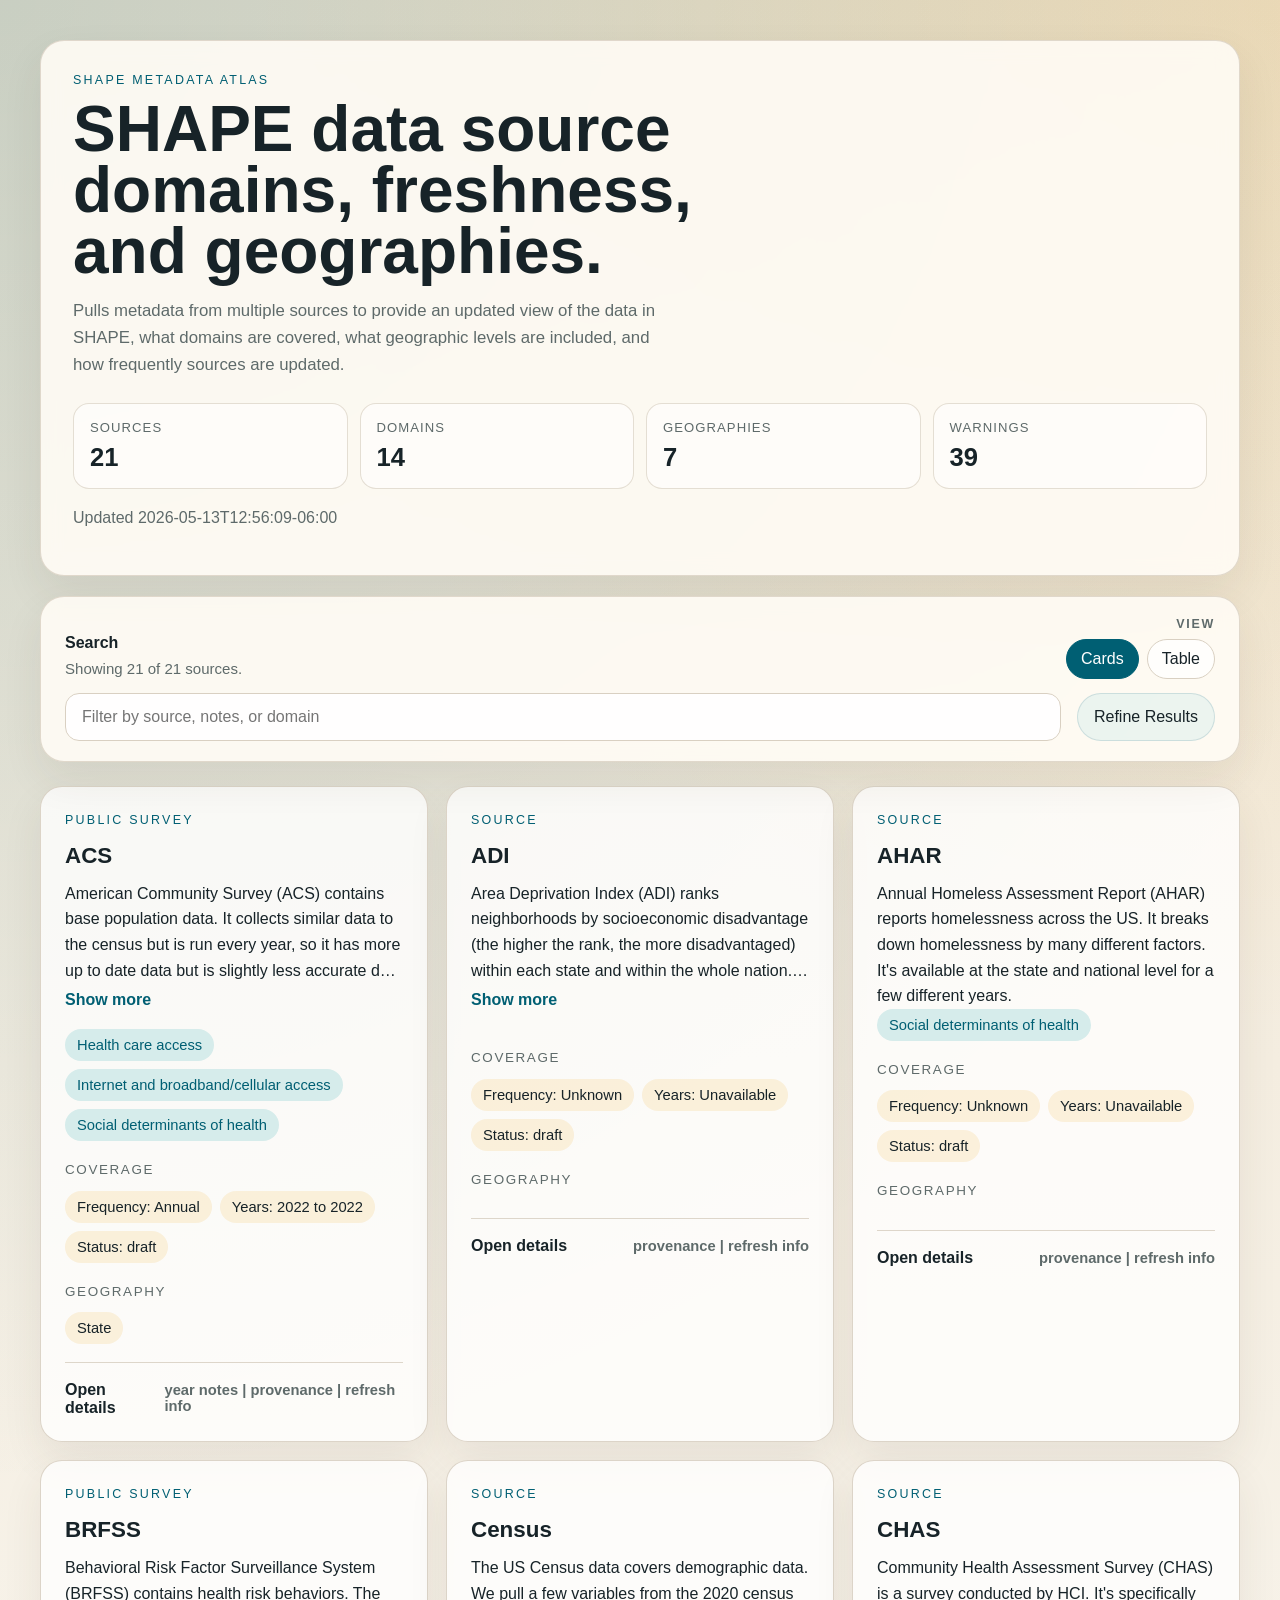
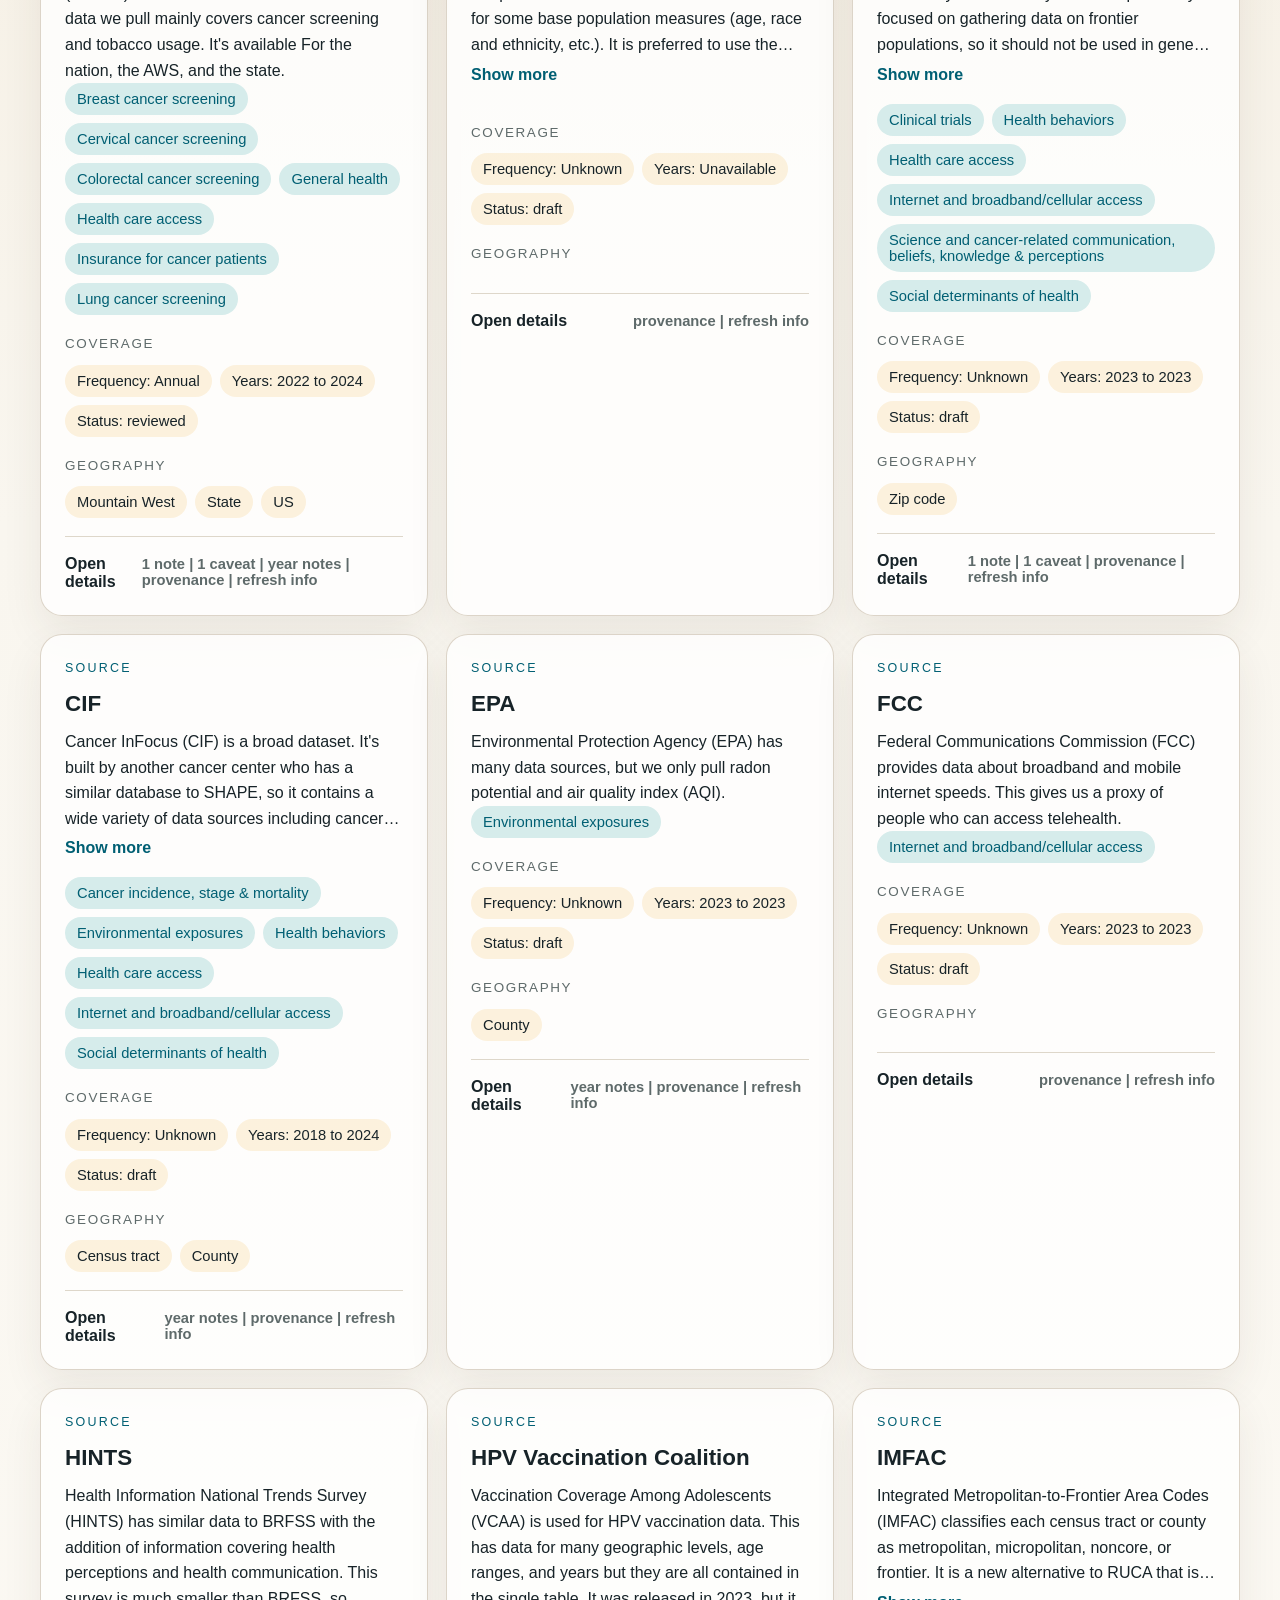
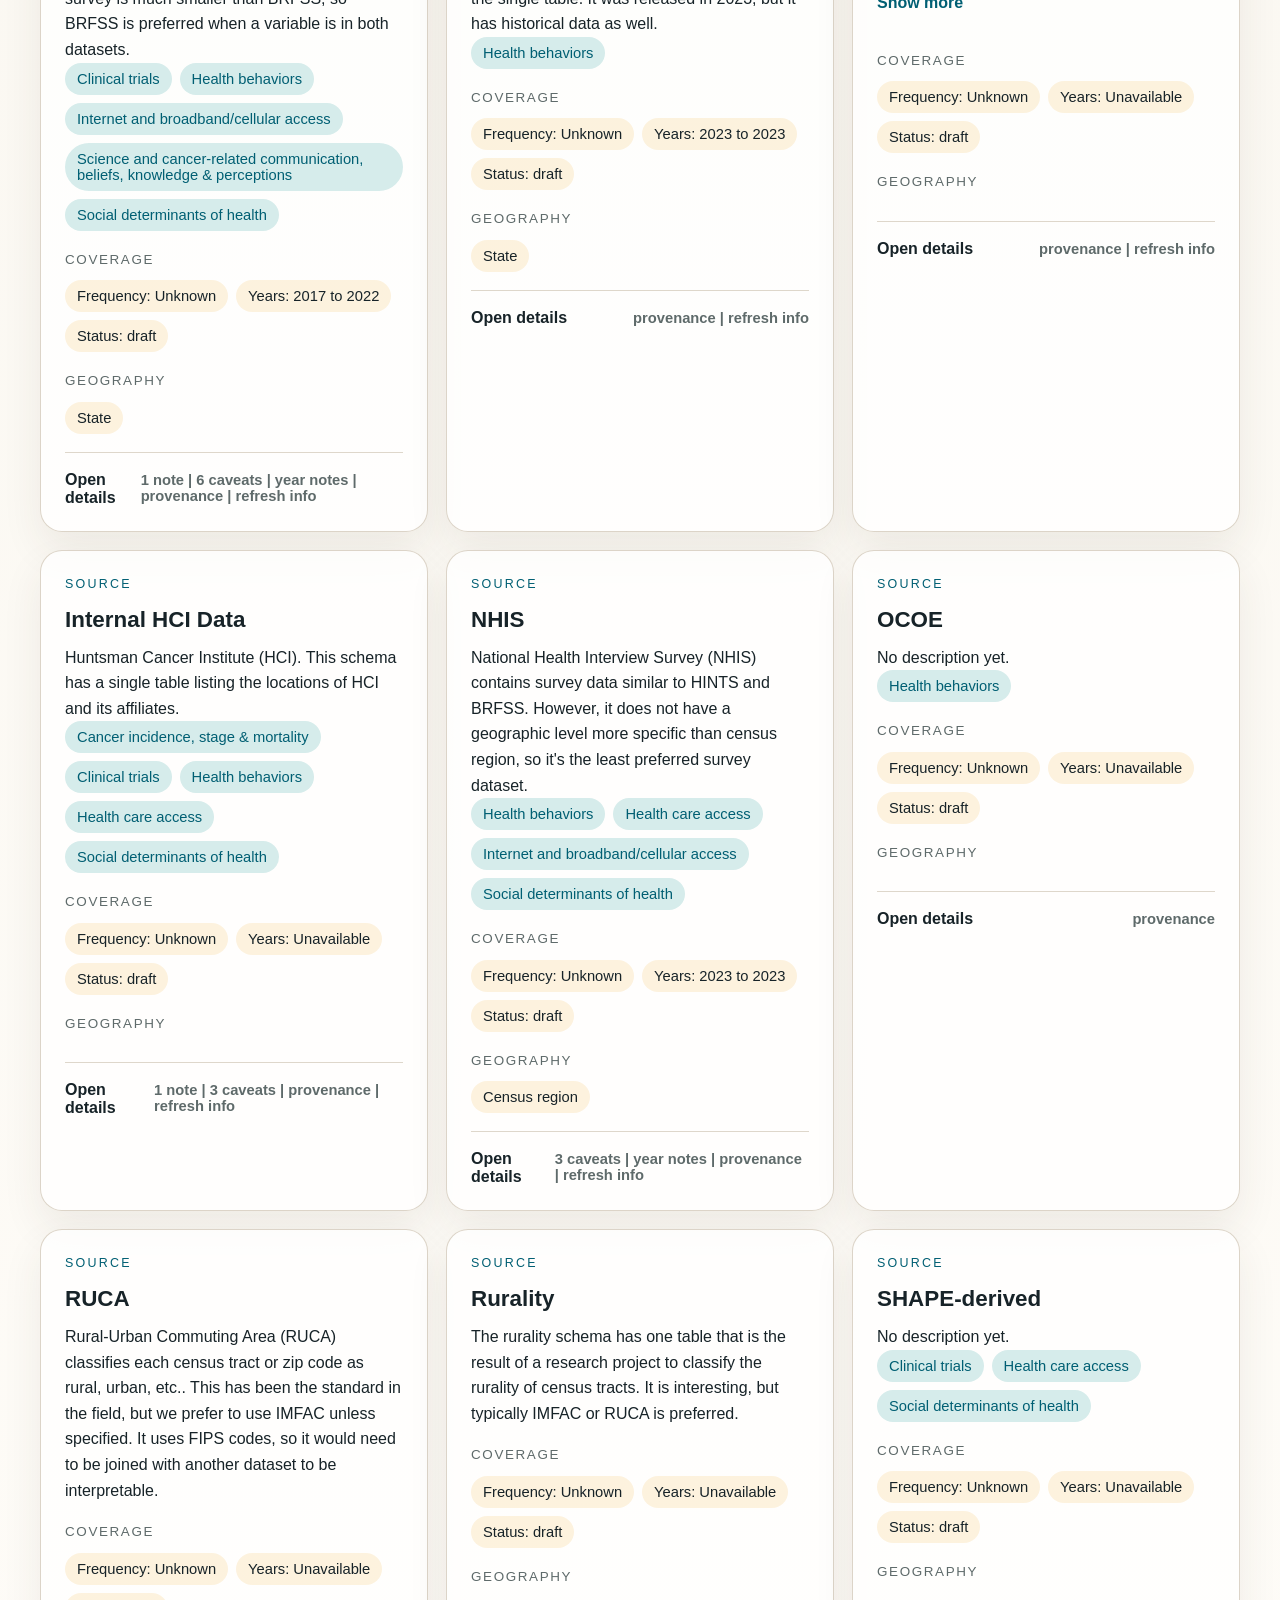
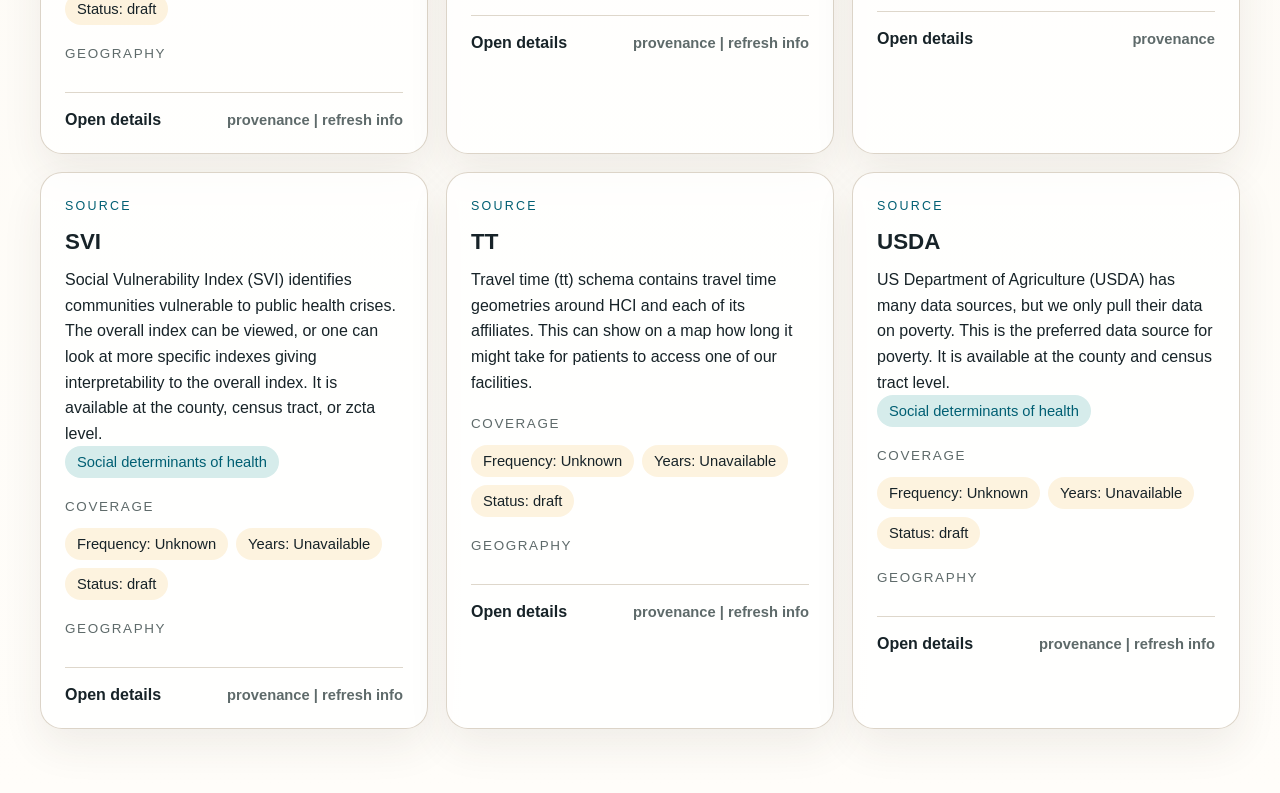
<file: site/index.html>
<!DOCTYPE html>
<html lang="en">
<head>
  <meta charset="utf-8">
  <meta name="viewport" content="width=device-width, initial-scale=1">
  <title>SHAPE Metadata Atlas</title>
  <link rel="stylesheet" href="styles.css">
</head>
<body>
  <main class="page-shell">
    <section class="hero">
      <p class="eyebrow">SHAPE Metadata Atlas</p>
      <h1>SHAPE data source domains, freshness, and geographies.</h1>
      <p class="hero-copy">
        Pulls metadata from multiple sources to provide an updated view of the data in SHAPE, what domains are covered, 
        what geographic levels are included, and how frequently sources are updated.
      </p>
      <dl class="hero-stats" id="heroStats"></dl>
      <p class="stamp">Updated <span id="generatedAt">2026-05-13T12:56:09-06:00</span></p>
    </section>

    <section class="summary-strip hidden" id="warningStrip"></section>

    <section class="controls">
      <div class="controls-top">
        <div class="control-heading">
          <label for="searchInput">Search</label>
          <p class="results-meta" id="resultsMeta"></p>
        </div>
        <div class="view-switcher">
          <p class="view-label">View</p>
          <div class="view-toggle">
            <button type="button" data-view="cards" class="is-active">Cards</button>
            <button type="button" data-view="table">Table</button>
          </div>
        </div>
      </div>
      <div class="search-row">
        <div class="control-group">
          <input id="searchInput" type="search" placeholder="Filter by source, notes, or domain">
        </div>
        <div class="toolbar-actions">
          <details class="filter-drawer filter-drawer--inline" id="filterDrawer">
            <summary>
              <span>Refine Results</span>
              <span class="filter-count hidden" id="activeFilterCount"></span>
            </summary>
            <div class="filter-drawer__panel">
              <div class="filter-drawer__header">
                <div>
                  <p class="eyebrow">Refine Results</p>
                  <h2>Filter sources</h2>
                </div>
                <button type="button" class="text-button" id="clearFilters">Clear all</button>
              </div>
              <p class="filter-summary" id="filterSummary"></p>
              <section class="filters" id="filters"></section>
            </div>
          </details>
        </div>
      </div>
    </section>

    <section id="cardView" class="card-grid" aria-live="polite"></section>
    <section id="tableView" class="table-shell hidden" aria-live="polite"></section>
  </main>

  <script id="shapeMetadata" type="application/json">{
  "generated_at": "2026-05-13T12:56:09-06:00",
  "records": [
    {
      "source_id": "acs",
      "display_name": "ACS",
      "short_description": "American Community Survey (ACS) contains base population data. It collects similar data to the census but is run every year, so it has more up to date data but is slightly less accurate due to being a survey rather than a census. We pull a selection of variables relating to demographics, insurance, education, poverty, veteran status, etc.. The same variables can be available at different geographic levels (for example, DemographicState5YR2023 is also available for county and census tract). The estimates can be obtained on different years, so the year is listed in the table name. As indicated on each table, we only obtained 5-year estimates although ACS provides other windows.",
      "source_type": "Public Survey",
      "update_frequency": "Annual",
      "domains": [
        "Health care access",
        "Internet and broadband/cellular access",
        "Social determinants of health"
      ],
      "geographic_levels": [
        "State"
      ],
      "available_years": [
        2022
      ],
      "year_start": 2022,
      "year_end": 2022,
      "year_notes": "Access to internet: 2022 (5 year cycle)\nFinancial toxicity*: 2022 (5 year cycle)\nFood insecurity: 2022 (5 year cycle)\nInsurance type: 2022 (5 year cycle)\nPersons below 150% of poverty, 2017-2021: 2022 (5 year cycle)",
      "source_systems": [
        "MS SQL Server"
      ],
      "provenance": {
        "available_years": {
          "source": "manual",
          "detail": "reviewed registry",
          "timestamp": "2026-03-27"
        },
        "display_name": {
          "source": "manual",
          "detail": "reviewed registry",
          "timestamp": "2026-03-27"
        },
        "domains": {
          "source": "manual",
          "detail": "reviewed registry",
          "timestamp": "2026-03-27"
        },
        "geographic_levels": {
          "source": "manual",
          "detail": "reviewed registry",
          "timestamp": "2026-03-27"
        },
        "last_observed_at": {
          "source": "database",
          "detail": "observed metadata",
          "timestamp": "2026-03-26T21:09:13"
        },
        "last_reviewed_at": {
          "source": "manual",
          "detail": "reviewed registry",
          "timestamp": "2026-03-27"
        },
        "review_status": {
          "source": "manual",
          "detail": "reviewed registry",
          "timestamp": "2026-03-27"
        },
        "short_description": {
          "source": "manual",
          "detail": "reviewed registry",
          "timestamp": "2026-03-27"
        },
        "source_documents": {
          "source": "manual",
          "detail": "reviewed registry",
          "timestamp": "2026-03-27"
        },
        "source_systems": {
          "source": "database",
          "detail": "observed metadata",
          "timestamp": "2026-03-26T21:09:13"
        },
        "source_type": {
          "source": "manual",
          "detail": "reviewed registry",
          "timestamp": "2026-03-27"
        },
        "update_frequency": {
          "source": "manual",
          "detail": "reviewed registry",
          "timestamp": "2026-03-27"
        },
        "year_end": {
          "source": "manual",
          "detail": "reviewed registry",
          "timestamp": "2026-03-27"
        },
        "year_notes": {
          "source": "manual",
          "detail": "reviewed registry",
          "timestamp": "2026-03-27"
        },
        "year_start": {
          "source": "manual",
          "detail": "reviewed registry",
          "timestamp": "2026-03-27"
        }
      },
      "confidence": "",
      "review_status": "draft",
      "last_observed_at": "2026-03-26T21:09:13",
      "last_reviewed_at": "2026-03-27",
      "notes": [],
      "caveats": [],
      "source_documents": [
        {
          "name": "ACS worksheet",
          "type": "spreadsheet",
          "worksheet": "ACS"
        },
        {
          "name": "ACS reference",
          "type": "reference",
          "url": "https://usa.ipums.org/usa-action/source_documents/enum_form_ACS(2022)_tag.xml"
        },
        {
          "name": "ACS reference",
          "type": "reference",
          "url": "https://data.census.gov/table/ACSST5Y2022.S1701?q=acs%20poverty"
        }
      ]
    },
    {
      "source_id": "adi",
      "display_name": "ADI",
      "short_description": "Area Deprivation Index (ADI) ranks neighborhoods by socioeconomic disadvantage (the higher the rank, the more disadvantaged) within each state and within the whole nation. We currently only have one table for ADI for 2022 at the geographic level of the census block group, but others could be obtained.",
      "source_type": "",
      "update_frequency": "",
      "domains": [],
      "geographic_levels": [],
      "available_years": [],
      "year_start": null,
      "year_end": null,
      "year_notes": "",
      "source_systems": [
        "MS SQL Server"
      ],
      "provenance": {
        "display_name": {
          "source": "database",
          "detail": "observed metadata",
          "timestamp": "2026-03-26T21:09:13"
        },
        "last_observed_at": {
          "source": "database",
          "detail": "observed metadata",
          "timestamp": "2026-03-26T21:09:13"
        },
        "review_status": {
          "source": "database",
          "detail": "observed metadata",
          "timestamp": "2026-03-26T21:09:13"
        },
        "short_description": {
          "source": "database",
          "detail": "observed metadata",
          "timestamp": "2026-03-26T21:09:13"
        },
        "source_systems": {
          "source": "database",
          "detail": "observed metadata",
          "timestamp": "2026-03-26T21:09:13"
        }
      },
      "confidence": "",
      "review_status": "draft",
      "last_observed_at": "2026-03-26T21:09:13",
      "last_reviewed_at": "",
      "notes": [],
      "caveats": [],
      "source_documents": []
    },
    {
      "source_id": "ahar",
      "display_name": "AHAR",
      "short_description": "Annual Homeless Assessment Report (AHAR) reports homelessness across the US. It breaks down homelessness by many different factors. It's available at the state and national level for a few different years.",
      "source_type": "",
      "update_frequency": "",
      "domains": [
        "Social determinants of health"
      ],
      "geographic_levels": [],
      "available_years": [],
      "year_start": null,
      "year_end": null,
      "year_notes": "",
      "source_systems": [
        "MS SQL Server"
      ],
      "provenance": {
        "display_name": {
          "source": "spreadsheet",
          "detail": "imported reference metadata"
        },
        "domains": {
          "source": "spreadsheet",
          "detail": "imported reference metadata"
        },
        "last_observed_at": {
          "source": "database",
          "detail": "observed metadata",
          "timestamp": "2026-03-26T21:09:13"
        },
        "review_status": {
          "source": "spreadsheet",
          "detail": "imported reference metadata"
        },
        "short_description": {
          "source": "database",
          "detail": "observed metadata",
          "timestamp": "2026-03-26T21:09:13"
        },
        "source_systems": {
          "source": "database",
          "detail": "observed metadata",
          "timestamp": "2026-03-26T21:09:13"
        }
      },
      "confidence": "",
      "review_status": "draft",
      "last_observed_at": "2026-03-26T21:09:13",
      "last_reviewed_at": "",
      "notes": [],
      "caveats": [],
      "source_documents": []
    },
    {
      "source_id": "brfss",
      "display_name": "BRFSS",
      "short_description": "Behavioral Risk Factor Surveillance System (BRFSS) contains health risk behaviors. The data we pull mainly covers cancer screening and tobacco usage. It's available For the nation, the AWS, and the state.",
      "source_type": "Public survey",
      "update_frequency": "Annual",
      "domains": [
        "Breast cancer screening",
        "Cervical cancer screening",
        "Colorectal cancer screening",
        "General health",
        "Health care access",
        "Insurance for cancer patients",
        "Lung cancer screening"
      ],
      "geographic_levels": [
        "Mountain West",
        "State",
        "US"
      ],
      "available_years": [
        2022,
        2023,
        2024
      ],
      "year_start": 2022,
      "year_end": 2024,
      "year_notes": "Coverage varies by geography and by domain across years.",
      "source_systems": [
        "MS SQL Server"
      ],
      "provenance": {
        "available_years": {
          "source": "manual",
          "detail": "reviewed registry",
          "timestamp": "2026-03-25"
        },
        "caveats": {
          "source": "manual",
          "detail": "reviewed registry",
          "timestamp": "2026-03-25"
        },
        "confidence": {
          "source": "manual",
          "detail": "reviewed registry",
          "timestamp": "2026-03-25"
        },
        "display_name": {
          "source": "manual",
          "detail": "reviewed registry",
          "timestamp": "2026-03-25"
        },
        "domains": {
          "source": "manual",
          "detail": "reviewed registry",
          "timestamp": "2026-03-25"
        },
        "geographic_levels": {
          "source": "manual",
          "detail": "reviewed registry",
          "timestamp": "2026-03-25"
        },
        "last_observed_at": {
          "source": "database",
          "detail": "observed metadata",
          "timestamp": "2026-03-26T21:09:13"
        },
        "last_reviewed_at": {
          "source": "manual",
          "detail": "reviewed registry",
          "timestamp": "2026-03-25"
        },
        "notes": {
          "source": "manual",
          "detail": "reviewed registry",
          "timestamp": "2026-03-25"
        },
        "review_status": {
          "source": "manual",
          "detail": "reviewed registry",
          "timestamp": "2026-03-25"
        },
        "short_description": {
          "source": "database",
          "detail": "observed metadata",
          "timestamp": "2026-03-26T21:09:13"
        },
        "source_documents": {
          "source": "manual",
          "detail": "reviewed registry",
          "timestamp": "2026-03-25"
        },
        "source_systems": {
          "source": "database",
          "detail": "observed metadata",
          "timestamp": "2026-03-26T21:09:13"
        },
        "source_type": {
          "source": "manual",
          "detail": "reviewed registry",
          "timestamp": "2026-03-25"
        },
        "update_frequency": {
          "source": "manual",
          "detail": "reviewed registry",
          "timestamp": "2026-03-25"
        },
        "year_end": {
          "source": "manual",
          "detail": "reviewed registry",
          "timestamp": "2026-03-25"
        },
        "year_notes": {
          "source": "manual",
          "detail": "reviewed registry",
          "timestamp": "2026-03-25"
        },
        "year_start": {
          "source": "manual",
          "detail": "reviewed registry",
          "timestamp": "2026-03-25"
        }
      },
      "confidence": "medium",
      "review_status": "reviewed",
      "last_observed_at": "2026-03-26T21:09:13",
      "last_reviewed_at": "2026-03-25",
      "notes": [
        "The reviewed registry keeps SHAPE-facing domain labels even when the import source uses denser spreadsheet terminology."
      ],
      "caveats": [
        "Not every geography is available for every year in the published SHAPE extracts."
      ],
      "source_documents": [
        {
          "name": "BRFSS worksheet",
          "type": "spreadsheet",
          "worksheet": "BRFSS"
        },
        {
          "name": "BRFSS reference",
          "type": "reference",
          "url": "https://www.cdc.gov/brfss/annual_data/annual_data.htm"
        }
      ]
    },
    {
      "source_id": "census",
      "display_name": "Census",
      "short_description": "The US Census data covers demographic data. We pull a few variables from the 2020 census for some base population measures (age, race and ethnicity, etc.). It is preferred to use the ACS data when possible because it's more recent. Additionally, the census data has FIPS codes which are unique geographic identifiers for each state, county, census tract, and so on. This is a rare case where a table from this schema could be joined with a table from another schema if that table uses a FIPS code instead of a name.",
      "source_type": "",
      "update_frequency": "",
      "domains": [],
      "geographic_levels": [],
      "available_years": [],
      "year_start": null,
      "year_end": null,
      "year_notes": "",
      "source_systems": [
        "MS SQL Server"
      ],
      "provenance": {
        "display_name": {
          "source": "database",
          "detail": "observed metadata",
          "timestamp": "2026-03-26T21:09:13"
        },
        "last_observed_at": {
          "source": "database",
          "detail": "observed metadata",
          "timestamp": "2026-03-26T21:09:13"
        },
        "review_status": {
          "source": "database",
          "detail": "observed metadata",
          "timestamp": "2026-03-26T21:09:13"
        },
        "short_description": {
          "source": "database",
          "detail": "observed metadata",
          "timestamp": "2026-03-26T21:09:13"
        },
        "source_systems": {
          "source": "database",
          "detail": "observed metadata",
          "timestamp": "2026-03-26T21:09:13"
        }
      },
      "confidence": "",
      "review_status": "draft",
      "last_observed_at": "2026-03-26T21:09:13",
      "last_reviewed_at": "",
      "notes": [],
      "caveats": [],
      "source_documents": []
    },
    {
      "source_id": "chas",
      "display_name": "CHAS",
      "short_description": "Community Health Assessment Survey (CHAS) is a survey conducted by HCI. It's specifically focused on gathering data on frontier populations, so it should not be used in general scenarios when survey data it covers is requested. It should only be used either when a survey variable it contains is asked for in the context of frontier areas or if the variable asked for is only available in the CHAS data and no other dataset.",
      "source_type": "",
      "update_frequency": "",
      "domains": [
        "Clinical trials",
        "Health behaviors",
        "Health care access",
        "Internet and broadband/cellular access",
        "Science and cancer-related communication, beliefs, knowledge & perceptions",
        "Social determinants of health"
      ],
      "geographic_levels": [
        "Zip code"
      ],
      "available_years": [
        2023
      ],
      "year_start": 2023,
      "year_end": 2023,
      "year_notes": "",
      "source_systems": [
        "MS SQL Server"
      ],
      "provenance": {
        "available_years": {
          "source": "spreadsheet",
          "detail": "imported reference metadata"
        },
        "caveats": {
          "source": "spreadsheet",
          "detail": "imported reference metadata"
        },
        "display_name": {
          "source": "spreadsheet",
          "detail": "imported reference metadata"
        },
        "domains": {
          "source": "spreadsheet",
          "detail": "imported reference metadata"
        },
        "geographic_levels": {
          "source": "spreadsheet",
          "detail": "imported reference metadata"
        },
        "last_observed_at": {
          "source": "database",
          "detail": "observed metadata",
          "timestamp": "2026-03-26T21:09:13"
        },
        "notes": {
          "source": "spreadsheet",
          "detail": "imported reference metadata"
        },
        "review_status": {
          "source": "spreadsheet",
          "detail": "imported reference metadata"
        },
        "short_description": {
          "source": "database",
          "detail": "observed metadata",
          "timestamp": "2026-03-26T21:09:13"
        },
        "source_documents": {
          "source": "spreadsheet",
          "detail": "imported reference metadata"
        },
        "source_systems": {
          "source": "database",
          "detail": "observed metadata",
          "timestamp": "2026-03-26T21:09:13"
        },
        "year_end": {
          "source": "spreadsheet",
          "detail": "imported reference metadata"
        },
        "year_start": {
          "source": "spreadsheet",
          "detail": "imported reference metadata"
        }
      },
      "confidence": "",
      "review_status": "draft",
      "last_observed_at": "2026-03-26T21:09:13",
      "last_reviewed_at": "",
      "notes": [
        "Workbook marks this source as containing PHI."
      ],
      "caveats": [
        "wellbeing/mental health/emotional wellbeing: I\u2019m not totally sure if it meets the definition you\u2019re looking for, but it could meet that definition. For example, HINTS doesn\u2019t have lung cancer screening, but it does have whether or not they discussed lung cancer screening with their doctor."
      ],
      "source_documents": [
        {
          "name": "CHAS worksheet",
          "type": "spreadsheet",
          "worksheet": "CHAS"
        }
      ]
    },
    {
      "source_id": "cif",
      "display_name": "CIF",
      "short_description": "Cancer InFocus (CIF) is a broad dataset. It's built by another cancer center who has a similar database to SHAPE, so it contains a wide variety of data sources including cancer incidence and mortality, social determinants of health, behavioral and environmental risk factors, cancer screening, and many others.",
      "source_type": "",
      "update_frequency": "",
      "domains": [
        "Cancer incidence, stage & mortality",
        "Environmental exposures",
        "Health behaviors",
        "Health care access",
        "Internet and broadband/cellular access",
        "Social determinants of health"
      ],
      "geographic_levels": [
        "Census tract",
        "County"
      ],
      "available_years": [
        2018,
        2019,
        2020,
        2021,
        2022,
        2023,
        2024
      ],
      "year_start": 2018,
      "year_end": 2024,
      "year_notes": "Travel time to lung cancer screening: Live\nTravel time to nearest colonoscopy: Live\nTravel time to nearest mammography: Live",
      "source_systems": [
        "MS SQL Server"
      ],
      "provenance": {
        "available_years": {
          "source": "spreadsheet",
          "detail": "imported reference metadata"
        },
        "display_name": {
          "source": "spreadsheet",
          "detail": "imported reference metadata"
        },
        "domains": {
          "source": "spreadsheet",
          "detail": "imported reference metadata"
        },
        "geographic_levels": {
          "source": "spreadsheet",
          "detail": "imported reference metadata"
        },
        "last_observed_at": {
          "source": "database",
          "detail": "observed metadata",
          "timestamp": "2026-03-26T21:09:13"
        },
        "review_status": {
          "source": "spreadsheet",
          "detail": "imported reference metadata"
        },
        "short_description": {
          "source": "database",
          "detail": "observed metadata",
          "timestamp": "2026-03-26T21:09:13"
        },
        "source_documents": {
          "source": "spreadsheet",
          "detail": "imported reference metadata"
        },
        "source_systems": {
          "source": "database",
          "detail": "observed metadata",
          "timestamp": "2026-03-26T21:09:13"
        },
        "year_end": {
          "source": "spreadsheet",
          "detail": "imported reference metadata"
        },
        "year_notes": {
          "source": "spreadsheet",
          "detail": "imported reference metadata"
        },
        "year_start": {
          "source": "spreadsheet",
          "detail": "imported reference metadata"
        }
      },
      "confidence": "",
      "review_status": "draft",
      "last_observed_at": "2026-03-26T21:09:13",
      "last_reviewed_at": "",
      "notes": [],
      "caveats": [],
      "source_documents": [
        {
          "name": "CIF worksheet",
          "type": "spreadsheet",
          "worksheet": "CIF"
        },
        {
          "name": "CIF reference",
          "type": "reference",
          "url": "This data comes from a direct connection into their database, but here is their website: https://www.cdc.gov/united-states-cancer-statistics/index.html"
        },
        {
          "name": "CIF reference",
          "type": "reference",
          "url": "https://statecancerprofiles.cancer.gov/index.html"
        },
        {
          "name": "CIF reference",
          "type": "reference",
          "url": "https://www.cdc.gov/places/"
        },
        {
          "name": "CIF reference",
          "type": "reference",
          "url": "https://www.fda.gov/radiation-emitting-products/mammography-information-patients/search-certified-facility"
        },
        {
          "name": "CIF reference",
          "type": "reference",
          "url": "https://nppes.cms.hhs.gov/#/"
        },
        {
          "name": "CIF reference",
          "type": "reference",
          "url": "https://www.acr.org/Clinical-Resources/Lung-Cancer-Screening-Resources/LCS-Locator-Tool"
        },
        {
          "name": "CIF reference",
          "type": "reference",
          "url": "https://data.census.gov/"
        },
        {
          "name": "CIF reference",
          "type": "reference",
          "url": "https://www.epa.gov/ejscreen"
        },
        {
          "name": "CIF reference",
          "type": "reference",
          "url": "Deserts: https://www.ers.usda.gov/data-products/food-access-research-atlas/, Insecure: https://www.cdc.gov/places/"
        },
        {
          "name": "CIF reference",
          "type": "reference",
          "url": "Insecure: https://www.cdc.gov/places/, the other variables: https://data.census.gov/"
        },
        {
          "name": "CIF reference",
          "type": "reference",
          "url": "First four: https://broadbandmap.fcc.gov/home, Last one: https://data.census.gov/"
        },
        {
          "name": "CIF reference",
          "type": "reference",
          "url": "In general, see https://cancerinfocus.org/datasources/ for this source."
        }
      ]
    },
    {
      "source_id": "epa",
      "display_name": "EPA",
      "short_description": "Environmental Protection Agency (EPA) has many data sources, but we only pull radon potential and air quality index (AQI).",
      "source_type": "",
      "update_frequency": "",
      "domains": [
        "Environmental exposures"
      ],
      "geographic_levels": [
        "County"
      ],
      "available_years": [
        2023
      ],
      "year_start": 2023,
      "year_end": 2023,
      "year_notes": "Radon in area of residence: Not sure...",
      "source_systems": [
        "MS SQL Server"
      ],
      "provenance": {
        "available_years": {
          "source": "spreadsheet",
          "detail": "imported reference metadata"
        },
        "display_name": {
          "source": "spreadsheet",
          "detail": "imported reference metadata"
        },
        "domains": {
          "source": "spreadsheet",
          "detail": "imported reference metadata"
        },
        "geographic_levels": {
          "source": "spreadsheet",
          "detail": "imported reference metadata"
        },
        "last_observed_at": {
          "source": "database",
          "detail": "observed metadata",
          "timestamp": "2026-03-26T21:09:13"
        },
        "review_status": {
          "source": "spreadsheet",
          "detail": "imported reference metadata"
        },
        "short_description": {
          "source": "database",
          "detail": "observed metadata",
          "timestamp": "2026-03-26T21:09:13"
        },
        "source_documents": {
          "source": "spreadsheet",
          "detail": "imported reference metadata"
        },
        "source_systems": {
          "source": "database",
          "detail": "observed metadata",
          "timestamp": "2026-03-26T21:09:13"
        },
        "year_end": {
          "source": "spreadsheet",
          "detail": "imported reference metadata"
        },
        "year_notes": {
          "source": "spreadsheet",
          "detail": "imported reference metadata"
        },
        "year_start": {
          "source": "spreadsheet",
          "detail": "imported reference metadata"
        }
      },
      "confidence": "",
      "review_status": "draft",
      "last_observed_at": "2026-03-26T21:09:13",
      "last_reviewed_at": "",
      "notes": [],
      "caveats": [],
      "source_documents": [
        {
          "name": "EPA worksheet",
          "type": "spreadsheet",
          "worksheet": "EPA"
        },
        {
          "name": "EPA reference",
          "type": "reference",
          "url": "https://aqs.epa.gov/aqsweb/airdata/download_files.html"
        },
        {
          "name": "EPA reference",
          "type": "reference",
          "url": "https://www.epa.gov/radon/epa-map-radon-zones-and-supplemental-information"
        }
      ]
    },
    {
      "source_id": "fcc",
      "display_name": "FCC",
      "short_description": "Federal Communications Commission (FCC) provides data about broadband and mobile internet speeds. This gives us a proxy of people who can access telehealth.",
      "source_type": "",
      "update_frequency": "",
      "domains": [
        "Internet and broadband/cellular access"
      ],
      "geographic_levels": [],
      "available_years": [
        2023
      ],
      "year_start": 2023,
      "year_end": 2023,
      "year_notes": "",
      "source_systems": [
        "MS SQL Server"
      ],
      "provenance": {
        "available_years": {
          "source": "spreadsheet",
          "detail": "imported reference metadata"
        },
        "display_name": {
          "source": "spreadsheet",
          "detail": "imported reference metadata"
        },
        "domains": {
          "source": "spreadsheet",
          "detail": "imported reference metadata"
        },
        "last_observed_at": {
          "source": "database",
          "detail": "observed metadata",
          "timestamp": "2026-03-26T21:09:13"
        },
        "review_status": {
          "source": "spreadsheet",
          "detail": "imported reference metadata"
        },
        "short_description": {
          "source": "database",
          "detail": "observed metadata",
          "timestamp": "2026-03-26T21:09:13"
        },
        "source_documents": {
          "source": "spreadsheet",
          "detail": "imported reference metadata"
        },
        "source_systems": {
          "source": "database",
          "detail": "observed metadata",
          "timestamp": "2026-03-26T21:09:13"
        },
        "year_end": {
          "source": "spreadsheet",
          "detail": "imported reference metadata"
        },
        "year_start": {
          "source": "spreadsheet",
          "detail": "imported reference metadata"
        }
      },
      "confidence": "",
      "review_status": "draft",
      "last_observed_at": "2026-03-26T21:09:13",
      "last_reviewed_at": "",
      "notes": [],
      "caveats": [],
      "source_documents": [
        {
          "name": "FCC worksheet",
          "type": "spreadsheet",
          "worksheet": "FCC"
        },
        {
          "name": "FCC reference",
          "type": "reference",
          "url": "https://broadbandmap.fcc.gov/data-download/nationwide-data?version=jun2023"
        }
      ]
    },
    {
      "source_id": "hints",
      "display_name": "HINTS",
      "short_description": "Health Information National Trends Survey (HINTS) has similar data to BRFSS with the addition of information covering health perceptions and health communication. This survey is much smaller than BRFSS, so BRFSS is preferred when a variable is in both datasets.",
      "source_type": "",
      "update_frequency": "",
      "domains": [
        "Clinical trials",
        "Health behaviors",
        "Internet and broadband/cellular access",
        "Science and cancer-related communication, beliefs, knowledge & perceptions",
        "Social determinants of health"
      ],
      "geographic_levels": [
        "State"
      ],
      "available_years": [
        2017,
        2018,
        2019,
        2020,
        2022
      ],
      "year_start": 2017,
      "year_end": 2022,
      "year_notes": "Access to internet: 5 Cycle 4, 5 Cycle 3, 5 Cycle 2, 5 Cycle 1\nAccess to internet: 6\nAccess to internet: 6, 5 Cycle 4, 5 Cycle 3, 5 Cycle 2, 5 Cycle 1\nBelief in cancer prevention: 6, 5 Cycle 4, 5 Cycle 3, 5 Cycle 2, 5 Cycle 1\nBelief that everything causes cancer: 6, 5 Cycle 4, 5 Cycle 3, 5 Cycle 2, 5 Cycle 1\nCervical cancer screening: 6, 5 Cycle 4, 5 Cycle 3, 5 Cycle 2, 5 Cycle 1\nConfidence in getting cancer information: 5 Cycle 4, 5 Cycle 2\nFatalism and cancer: 6, 5 Cycle 4, 5 Cycle 3, 5 Cycle 2, 5 Cycle 1\nFatalism and cancer: I'm listing by cycle of HINTS rather than year. I'm only listing the cycles I pulled data from. Here are the years of each cycle: 6: 2022, 5 Cycle 4: 2020, 5 Cycle 3: 2019, 5 Cycle 2: 2018, 5 Cycle 1: 2017\nFood insecurity: 6\nHave you ever been asked to be in a clinical trial: 5 Cycle 4\nHealth information seeking sources used: 5 Cycle 4, 5 Cycle 2\nHousing instability: 6\nKnowledge: 5 Cycle 4\nLung cancer screening: 5 Cycle 4, 5 Cycle 1\nSun protection use: 5 Cycle 2\nSun protection use: 6, 5 Cycle 2\nTobacco use / smoking: 5 Cycle 1\nTobacco use / smoking: 5 Cycle 3\nTobacco use / smoking: 5 Cycle 4, 5 Cycle 3, 5 Cycle 2, 5 Cycle 1\nTobacco use / smoking: 6, 5 Cycle 4, 5 Cycle 3, 5 Cycle 2, 5 Cycle 1\nView on cancer prevention recommendations: 6, 5 Cycle 4, 5 Cycle 3, 5 Cycle 2, 5 Cycle 1\nwellbeing/mental health/emotional wellbeing: 6\nwellbeing/mental health/emotional wellbeing: 6, 5 Cycle 4, 5 Cycle 3, 5 Cycle 1\nwellbeing/mental health/emotional wellbeing: 6, 5 Cycle 4, 5 Cycle 3, 5 Cycle 2, 5 Cycle 1",
      "source_systems": [
        "MS SQL Server"
      ],
      "provenance": {
        "available_years": {
          "source": "spreadsheet",
          "detail": "imported reference metadata"
        },
        "caveats": {
          "source": "spreadsheet",
          "detail": "imported reference metadata"
        },
        "display_name": {
          "source": "spreadsheet",
          "detail": "imported reference metadata"
        },
        "domains": {
          "source": "spreadsheet",
          "detail": "imported reference metadata"
        },
        "geographic_levels": {
          "source": "spreadsheet",
          "detail": "imported reference metadata"
        },
        "last_observed_at": {
          "source": "database",
          "detail": "observed metadata",
          "timestamp": "2026-03-26T21:09:13"
        },
        "notes": {
          "source": "spreadsheet",
          "detail": "imported reference metadata"
        },
        "review_status": {
          "source": "spreadsheet",
          "detail": "imported reference metadata"
        },
        "short_description": {
          "source": "database",
          "detail": "observed metadata",
          "timestamp": "2026-03-26T21:09:13"
        },
        "source_documents": {
          "source": "spreadsheet",
          "detail": "imported reference metadata"
        },
        "source_systems": {
          "source": "database",
          "detail": "observed metadata",
          "timestamp": "2026-03-26T21:09:13"
        },
        "year_end": {
          "source": "spreadsheet",
          "detail": "imported reference metadata"
        },
        "year_notes": {
          "source": "spreadsheet",
          "detail": "imported reference metadata"
        },
        "year_start": {
          "source": "spreadsheet",
          "detail": "imported reference metadata"
        }
      },
      "confidence": "",
      "review_status": "draft",
      "last_observed_at": "2026-03-26T21:09:13",
      "last_reviewed_at": "",
      "notes": [
        "Workbook marks this source as requiring an application."
      ],
      "caveats": [
        "Access to internet: Note: There was another question for broadband that didn't create stable measures",
        "Breast cancer screening: Link is the same for this whole data source",
        "Confidence in getting cancer information: This was divided into low, moderate, and high confidence, and only low confidence created a stable measure, so not sure if we can use that",
        "Health behaviors / Lung cancer screening: I\u2019m not totally sure if it meets the definition you\u2019re looking for, but it could meet that definition. For example, HINTS doesn\u2019t have lung cancer screening, but it does have whether or not they discussed lung cancer screening with their doctor.",
        "Health information seeking sources used: This had a lot of different responses, so only one group of responses created a stable measure due to only being in two cycles and having so many different measures from a single question",
        "Science and cancer-related communication, beliefs, knowledge & perceptions / Confidence in getting cancer information: The measure is in the dataset but did not create a stable enough measure to pass the QC. It could be included in a different form of aggregation such as census division or IMFACc."
      ],
      "source_documents": [
        {
          "name": "HINTS worksheet",
          "type": "spreadsheet",
          "worksheet": "HINTS"
        },
        {
          "name": "HINTS reference",
          "type": "reference",
          "url": "https://hints.cancer.gov/"
        }
      ]
    },
    {
      "source_id": "hpv-vaccination-coalition",
      "display_name": "HPV Vaccination Coalition",
      "short_description": "Vaccination Coverage Among Adolescents (VCAA) is used for HPV vaccination data. This has data for many geographic levels, age ranges, and years but they are all contained in the single table. It was released in 2023, but it has historical data as well.",
      "source_type": "",
      "update_frequency": "",
      "domains": [
        "Health behaviors"
      ],
      "geographic_levels": [
        "State"
      ],
      "available_years": [
        2023
      ],
      "year_start": 2023,
      "year_end": 2023,
      "year_notes": "",
      "source_systems": [
        "MS SQL Server"
      ],
      "provenance": {
        "available_years": {
          "source": "spreadsheet",
          "detail": "imported reference metadata"
        },
        "display_name": {
          "source": "spreadsheet",
          "detail": "imported reference metadata"
        },
        "domains": {
          "source": "spreadsheet",
          "detail": "imported reference metadata"
        },
        "geographic_levels": {
          "source": "spreadsheet",
          "detail": "imported reference metadata"
        },
        "last_observed_at": {
          "source": "database",
          "detail": "observed metadata",
          "timestamp": "2026-03-26T21:09:13"
        },
        "review_status": {
          "source": "spreadsheet",
          "detail": "imported reference metadata"
        },
        "short_description": {
          "source": "database",
          "detail": "observed metadata",
          "timestamp": "2026-03-26T21:09:13"
        },
        "source_documents": {
          "source": "spreadsheet",
          "detail": "imported reference metadata"
        },
        "source_systems": {
          "source": "database",
          "detail": "observed metadata",
          "timestamp": "2026-03-26T21:09:13"
        },
        "year_end": {
          "source": "spreadsheet",
          "detail": "imported reference metadata"
        },
        "year_start": {
          "source": "spreadsheet",
          "detail": "imported reference metadata"
        }
      },
      "confidence": "",
      "review_status": "draft",
      "last_observed_at": "2026-03-26T21:09:13",
      "last_reviewed_at": "",
      "notes": [],
      "caveats": [],
      "source_documents": [
        {
          "name": "HPV Vaccination Coalition worksheet",
          "type": "spreadsheet",
          "worksheet": "HPV Vaccination Coalition"
        },
        {
          "name": "HPV Vaccination Coalition reference",
          "type": "reference",
          "url": "https://www.cdc.gov/teenvaxview/interactive/index.html"
        }
      ]
    },
    {
      "source_id": "imfac",
      "display_name": "IMFAC",
      "short_description": "Integrated Metropolitan-to-Frontier Area Codes (IMFAC) classifies each census tract or county as metropolitan, micropolitan, noncore, or frontier. It is a new alternative to RUCA that is more expressive for areas like ours that have lots of frontier area. It uses FIPS codes, so it would need to be joined with another dataset to be interpretable.",
      "source_type": "",
      "update_frequency": "",
      "domains": [],
      "geographic_levels": [],
      "available_years": [],
      "year_start": null,
      "year_end": null,
      "year_notes": "",
      "source_systems": [
        "MS SQL Server"
      ],
      "provenance": {
        "display_name": {
          "source": "database",
          "detail": "observed metadata",
          "timestamp": "2026-03-26T21:09:13"
        },
        "last_observed_at": {
          "source": "database",
          "detail": "observed metadata",
          "timestamp": "2026-03-26T21:09:13"
        },
        "review_status": {
          "source": "database",
          "detail": "observed metadata",
          "timestamp": "2026-03-26T21:09:13"
        },
        "short_description": {
          "source": "database",
          "detail": "observed metadata",
          "timestamp": "2026-03-26T21:09:13"
        },
        "source_systems": {
          "source": "database",
          "detail": "observed metadata",
          "timestamp": "2026-03-26T21:09:13"
        }
      },
      "confidence": "",
      "review_status": "draft",
      "last_observed_at": "2026-03-26T21:09:13",
      "last_reviewed_at": "",
      "notes": [],
      "caveats": [],
      "source_documents": []
    },
    {
      "source_id": "internal-hci-data",
      "display_name": "Internal HCI Data",
      "short_description": "Huntsman Cancer Institute (HCI). This schema has a single table listing the locations of HCI and its affiliates.",
      "source_type": "",
      "update_frequency": "",
      "domains": [
        "Cancer incidence, stage & mortality",
        "Clinical trials",
        "Health behaviors",
        "Health care access",
        "Social determinants of health"
      ],
      "geographic_levels": [],
      "available_years": [],
      "year_start": null,
      "year_end": null,
      "year_notes": "",
      "source_systems": [
        "MS SQL Server"
      ],
      "provenance": {
        "caveats": {
          "source": "spreadsheet",
          "detail": "imported reference metadata"
        },
        "display_name": {
          "source": "spreadsheet",
          "detail": "imported reference metadata"
        },
        "domains": {
          "source": "spreadsheet",
          "detail": "imported reference metadata"
        },
        "last_observed_at": {
          "source": "database",
          "detail": "observed metadata",
          "timestamp": "2026-03-26T21:09:13"
        },
        "notes": {
          "source": "spreadsheet",
          "detail": "imported reference metadata"
        },
        "review_status": {
          "source": "spreadsheet",
          "detail": "imported reference metadata"
        },
        "short_description": {
          "source": "database",
          "detail": "observed metadata",
          "timestamp": "2026-03-26T21:09:13"
        },
        "source_documents": {
          "source": "spreadsheet",
          "detail": "imported reference metadata"
        },
        "source_systems": {
          "source": "database",
          "detail": "observed metadata",
          "timestamp": "2026-03-26T21:09:13"
        }
      },
      "confidence": "",
      "review_status": "draft",
      "last_observed_at": "2026-03-26T21:09:13",
      "last_reviewed_at": "",
      "notes": [
        "Workbook marks this source as containing PHI."
      ],
      "caveats": [
        "Financial toxicity*: **Not availabe, no substantial data found",
        "Proportion of cancer patients enrolled: May be the same data from Kim",
        "Representativeness of enrolled v. all patients: May be the same data from Kim"
      ],
      "source_documents": [
        {
          "name": "Internal HCI Data worksheet",
          "type": "spreadsheet",
          "worksheet": "CCSG"
        },
        {
          "name": "Internal HCI Data worksheet",
          "type": "spreadsheet",
          "worksheet": "EDW"
        }
      ]
    },
    {
      "source_id": "nhis",
      "display_name": "NHIS",
      "short_description": "National Health Interview Survey (NHIS) contains survey data similar to HINTS and BRFSS. However, it does not have a geographic level more specific than census region, so it's the least preferred survey dataset.",
      "source_type": "",
      "update_frequency": "",
      "domains": [
        "Health behaviors",
        "Health care access",
        "Internet and broadband/cellular access",
        "Social determinants of health"
      ],
      "geographic_levels": [
        "Census region"
      ],
      "available_years": [
        2023
      ],
      "year_start": 2023,
      "year_end": 2023,
      "year_notes": "Access to internet: I have not checked if any of these are available in more years yet. This is just the year I have gotten so far",
      "source_systems": [
        "MS SQL Server"
      ],
      "provenance": {
        "available_years": {
          "source": "spreadsheet",
          "detail": "imported reference metadata"
        },
        "caveats": {
          "source": "spreadsheet",
          "detail": "imported reference metadata"
        },
        "display_name": {
          "source": "spreadsheet",
          "detail": "imported reference metadata"
        },
        "domains": {
          "source": "spreadsheet",
          "detail": "imported reference metadata"
        },
        "geographic_levels": {
          "source": "spreadsheet",
          "detail": "imported reference metadata"
        },
        "last_observed_at": {
          "source": "database",
          "detail": "observed metadata",
          "timestamp": "2026-03-26T21:09:13"
        },
        "review_status": {
          "source": "spreadsheet",
          "detail": "imported reference metadata"
        },
        "short_description": {
          "source": "database",
          "detail": "observed metadata",
          "timestamp": "2026-03-26T21:09:13"
        },
        "source_documents": {
          "source": "spreadsheet",
          "detail": "imported reference metadata"
        },
        "source_systems": {
          "source": "database",
          "detail": "observed metadata",
          "timestamp": "2026-03-26T21:09:13"
        },
        "year_end": {
          "source": "spreadsheet",
          "detail": "imported reference metadata"
        },
        "year_notes": {
          "source": "spreadsheet",
          "detail": "imported reference metadata"
        },
        "year_start": {
          "source": "spreadsheet",
          "detail": "imported reference metadata"
        }
      },
      "confidence": "",
      "review_status": "draft",
      "last_observed_at": "2026-03-26T21:09:13",
      "last_reviewed_at": "",
      "notes": [],
      "caveats": [
        "Breast cancer screening: I\u2019m not totally sure if it meets the definition you\u2019re looking for, but it could meet that definition. For example, HINTS doesn\u2019t have lung cancer screening, but it does have whether or not they discussed lung cancer screening with their doctor.",
        "Breast cancer screening: Link is the same for this whole data source",
        "Colorectal cancer screening: I\u2019m not totally sure if it meets the definition you\u2019re looking for, but it could meet that definition. For example, HINTS doesn\u2019t have lung cancer screening, but it does have whether or not they discussed lung cancer screening with their doctor."
      ],
      "source_documents": [
        {
          "name": "NHIS worksheet",
          "type": "spreadsheet",
          "worksheet": "NHIS"
        },
        {
          "name": "NHIS reference",
          "type": "reference",
          "url": "https://www.cdc.gov/nchs/nhis/documentation/index.html"
        }
      ]
    },
    {
      "source_id": "ocoe",
      "display_name": "OCOE",
      "short_description": "",
      "source_type": "",
      "update_frequency": "",
      "domains": [
        "Health behaviors"
      ],
      "geographic_levels": [],
      "available_years": [],
      "year_start": null,
      "year_end": null,
      "year_notes": "",
      "source_systems": [],
      "provenance": {
        "display_name": {
          "source": "spreadsheet",
          "detail": "imported reference metadata"
        },
        "domains": {
          "source": "spreadsheet",
          "detail": "imported reference metadata"
        },
        "review_status": {
          "source": "spreadsheet",
          "detail": "imported reference metadata"
        }
      },
      "confidence": "",
      "review_status": "draft",
      "last_observed_at": "",
      "last_reviewed_at": "",
      "notes": [],
      "caveats": [],
      "source_documents": []
    },
    {
      "source_id": "ruca",
      "display_name": "RUCA",
      "short_description": "Rural-Urban Commuting Area (RUCA) classifies each census tract or zip code as rural, urban, etc.. This has been the standard in the field, but we prefer to use IMFAC unless specified. It uses FIPS codes, so it would need to be joined with another dataset to be interpretable.",
      "source_type": "",
      "update_frequency": "",
      "domains": [],
      "geographic_levels": [],
      "available_years": [],
      "year_start": null,
      "year_end": null,
      "year_notes": "",
      "source_systems": [
        "MS SQL Server"
      ],
      "provenance": {
        "display_name": {
          "source": "database",
          "detail": "observed metadata",
          "timestamp": "2026-03-26T21:09:13"
        },
        "last_observed_at": {
          "source": "database",
          "detail": "observed metadata",
          "timestamp": "2026-03-26T21:09:13"
        },
        "review_status": {
          "source": "database",
          "detail": "observed metadata",
          "timestamp": "2026-03-26T21:09:13"
        },
        "short_description": {
          "source": "database",
          "detail": "observed metadata",
          "timestamp": "2026-03-26T21:09:13"
        },
        "source_systems": {
          "source": "database",
          "detail": "observed metadata",
          "timestamp": "2026-03-26T21:09:13"
        }
      },
      "confidence": "",
      "review_status": "draft",
      "last_observed_at": "2026-03-26T21:09:13",
      "last_reviewed_at": "",
      "notes": [],
      "caveats": [],
      "source_documents": []
    },
    {
      "source_id": "rurality",
      "display_name": "Rurality",
      "short_description": "The rurality schema has one table that is the result of a research project to classify the rurality of census tracts. It is interesting, but typically IMFAC or RUCA is preferred.",
      "source_type": "",
      "update_frequency": "",
      "domains": [],
      "geographic_levels": [],
      "available_years": [],
      "year_start": null,
      "year_end": null,
      "year_notes": "",
      "source_systems": [
        "MS SQL Server"
      ],
      "provenance": {
        "display_name": {
          "source": "database",
          "detail": "observed metadata",
          "timestamp": "2026-03-26T21:09:13"
        },
        "last_observed_at": {
          "source": "database",
          "detail": "observed metadata",
          "timestamp": "2026-03-26T21:09:13"
        },
        "review_status": {
          "source": "database",
          "detail": "observed metadata",
          "timestamp": "2026-03-26T21:09:13"
        },
        "short_description": {
          "source": "database",
          "detail": "observed metadata",
          "timestamp": "2026-03-26T21:09:13"
        },
        "source_systems": {
          "source": "database",
          "detail": "observed metadata",
          "timestamp": "2026-03-26T21:09:13"
        }
      },
      "confidence": "",
      "review_status": "draft",
      "last_observed_at": "2026-03-26T21:09:13",
      "last_reviewed_at": "",
      "notes": [],
      "caveats": [],
      "source_documents": []
    },
    {
      "source_id": "shape-derived",
      "display_name": "SHAPE-derived",
      "short_description": "",
      "source_type": "",
      "update_frequency": "",
      "domains": [
        "Clinical trials",
        "Health care access",
        "Social determinants of health"
      ],
      "geographic_levels": [],
      "available_years": [],
      "year_start": null,
      "year_end": null,
      "year_notes": "",
      "source_systems": [],
      "provenance": {
        "display_name": {
          "source": "spreadsheet",
          "detail": "imported reference metadata"
        },
        "domains": {
          "source": "spreadsheet",
          "detail": "imported reference metadata"
        },
        "review_status": {
          "source": "spreadsheet",
          "detail": "imported reference metadata"
        },
        "source_documents": {
          "source": "spreadsheet",
          "detail": "imported reference metadata"
        }
      },
      "confidence": "",
      "review_status": "draft",
      "last_observed_at": "",
      "last_reviewed_at": "",
      "notes": [],
      "caveats": [],
      "source_documents": [
        {
          "name": "SHAPE-derived worksheet",
          "type": "spreadsheet",
          "worksheet": "SHAPE-derived"
        }
      ]
    },
    {
      "source_id": "svi",
      "display_name": "SVI",
      "short_description": "Social Vulnerability Index (SVI) identifies communities vulnerable to public health crises. The overall index can be viewed, or one can look at more specific indexes giving interpretability to the overall index. It is available at the county, census tract, or zcta level.",
      "source_type": "",
      "update_frequency": "",
      "domains": [
        "Social determinants of health"
      ],
      "geographic_levels": [],
      "available_years": [],
      "year_start": null,
      "year_end": null,
      "year_notes": "",
      "source_systems": [
        "MS SQL Server"
      ],
      "provenance": {
        "display_name": {
          "source": "spreadsheet",
          "detail": "imported reference metadata"
        },
        "domains": {
          "source": "spreadsheet",
          "detail": "imported reference metadata"
        },
        "last_observed_at": {
          "source": "database",
          "detail": "observed metadata",
          "timestamp": "2026-03-26T21:09:13"
        },
        "review_status": {
          "source": "spreadsheet",
          "detail": "imported reference metadata"
        },
        "short_description": {
          "source": "database",
          "detail": "observed metadata",
          "timestamp": "2026-03-26T21:09:13"
        },
        "source_systems": {
          "source": "database",
          "detail": "observed metadata",
          "timestamp": "2026-03-26T21:09:13"
        }
      },
      "confidence": "",
      "review_status": "draft",
      "last_observed_at": "2026-03-26T21:09:13",
      "last_reviewed_at": "",
      "notes": [],
      "caveats": [],
      "source_documents": []
    },
    {
      "source_id": "tt",
      "display_name": "TT",
      "short_description": "Travel time (tt) schema contains travel time geometries around HCI and each of its affiliates. This can show on a map how long it might take for patients to access one of our facilities.",
      "source_type": "",
      "update_frequency": "",
      "domains": [],
      "geographic_levels": [],
      "available_years": [],
      "year_start": null,
      "year_end": null,
      "year_notes": "",
      "source_systems": [
        "MS SQL Server"
      ],
      "provenance": {
        "display_name": {
          "source": "database",
          "detail": "observed metadata",
          "timestamp": "2026-03-26T21:09:13"
        },
        "last_observed_at": {
          "source": "database",
          "detail": "observed metadata",
          "timestamp": "2026-03-26T21:09:13"
        },
        "review_status": {
          "source": "database",
          "detail": "observed metadata",
          "timestamp": "2026-03-26T21:09:13"
        },
        "short_description": {
          "source": "database",
          "detail": "observed metadata",
          "timestamp": "2026-03-26T21:09:13"
        },
        "source_systems": {
          "source": "database",
          "detail": "observed metadata",
          "timestamp": "2026-03-26T21:09:13"
        }
      },
      "confidence": "",
      "review_status": "draft",
      "last_observed_at": "2026-03-26T21:09:13",
      "last_reviewed_at": "",
      "notes": [],
      "caveats": [],
      "source_documents": []
    },
    {
      "source_id": "usda",
      "display_name": "USDA",
      "short_description": "US Department of Agriculture (USDA) has many data sources, but we only pull their data on poverty. This is the preferred data source for poverty. It is available at the county and census tract level.",
      "source_type": "",
      "update_frequency": "",
      "domains": [
        "Social determinants of health"
      ],
      "geographic_levels": [],
      "available_years": [],
      "year_start": null,
      "year_end": null,
      "year_notes": "",
      "source_systems": [
        "MS SQL Server"
      ],
      "provenance": {
        "display_name": {
          "source": "spreadsheet",
          "detail": "imported reference metadata"
        },
        "domains": {
          "source": "spreadsheet",
          "detail": "imported reference metadata"
        },
        "last_observed_at": {
          "source": "database",
          "detail": "observed metadata",
          "timestamp": "2026-03-26T21:09:13"
        },
        "review_status": {
          "source": "spreadsheet",
          "detail": "imported reference metadata"
        },
        "short_description": {
          "source": "database",
          "detail": "observed metadata",
          "timestamp": "2026-03-26T21:09:13"
        },
        "source_systems": {
          "source": "database",
          "detail": "observed metadata",
          "timestamp": "2026-03-26T21:09:13"
        }
      },
      "confidence": "",
      "review_status": "draft",
      "last_observed_at": "2026-03-26T21:09:13",
      "last_reviewed_at": "",
      "notes": [],
      "caveats": [],
      "source_documents": []
    }
  ],
  "warnings": [
    {
      "code": "needs_review",
      "severity": "info",
      "source_id": "acs",
      "message": "Source is not yet marked as reviewed.",
      "field": "review_status",
      "details": {
        "review_status": "draft"
      }
    },
    {
      "code": "needs_review",
      "severity": "info",
      "source_id": "adi",
      "message": "Source is not yet marked as reviewed.",
      "field": "review_status",
      "details": {
        "review_status": "draft"
      }
    },
    {
      "code": "needs_review",
      "severity": "info",
      "source_id": "ahar",
      "message": "Source is not yet marked as reviewed.",
      "field": "review_status",
      "details": {
        "review_status": "draft"
      }
    },
    {
      "code": "needs_review",
      "severity": "info",
      "source_id": "census",
      "message": "Source is not yet marked as reviewed.",
      "field": "review_status",
      "details": {
        "review_status": "draft"
      }
    },
    {
      "code": "needs_review",
      "severity": "info",
      "source_id": "chas",
      "message": "Source is not yet marked as reviewed.",
      "field": "review_status",
      "details": {
        "review_status": "draft"
      }
    },
    {
      "code": "needs_review",
      "severity": "info",
      "source_id": "cif",
      "message": "Source is not yet marked as reviewed.",
      "field": "review_status",
      "details": {
        "review_status": "draft"
      }
    },
    {
      "code": "needs_review",
      "severity": "info",
      "source_id": "epa",
      "message": "Source is not yet marked as reviewed.",
      "field": "review_status",
      "details": {
        "review_status": "draft"
      }
    },
    {
      "code": "needs_review",
      "severity": "info",
      "source_id": "fcc",
      "message": "Source is not yet marked as reviewed.",
      "field": "review_status",
      "details": {
        "review_status": "draft"
      }
    },
    {
      "code": "needs_review",
      "severity": "info",
      "source_id": "hints",
      "message": "Source is not yet marked as reviewed.",
      "field": "review_status",
      "details": {
        "review_status": "draft"
      }
    },
    {
      "code": "non_contiguous_years",
      "severity": "info",
      "source_id": "hints",
      "message": "Available years are non-contiguous.",
      "field": "available_years",
      "details": {
        "available_years": [
          2017,
          2018,
          2019,
          2020,
          2022
        ]
      }
    },
    {
      "code": "needs_review",
      "severity": "info",
      "source_id": "hpv-vaccination-coalition",
      "message": "Source is not yet marked as reviewed.",
      "field": "review_status",
      "details": {
        "review_status": "draft"
      }
    },
    {
      "code": "needs_review",
      "severity": "info",
      "source_id": "imfac",
      "message": "Source is not yet marked as reviewed.",
      "field": "review_status",
      "details": {
        "review_status": "draft"
      }
    },
    {
      "code": "needs_review",
      "severity": "info",
      "source_id": "internal-hci-data",
      "message": "Source is not yet marked as reviewed.",
      "field": "review_status",
      "details": {
        "review_status": "draft"
      }
    },
    {
      "code": "needs_review",
      "severity": "info",
      "source_id": "nhis",
      "message": "Source is not yet marked as reviewed.",
      "field": "review_status",
      "details": {
        "review_status": "draft"
      }
    },
    {
      "code": "needs_review",
      "severity": "info",
      "source_id": "ocoe",
      "message": "Source is not yet marked as reviewed.",
      "field": "review_status",
      "details": {
        "review_status": "draft"
      }
    },
    {
      "code": "needs_review",
      "severity": "info",
      "source_id": "ruca",
      "message": "Source is not yet marked as reviewed.",
      "field": "review_status",
      "details": {
        "review_status": "draft"
      }
    },
    {
      "code": "needs_review",
      "severity": "info",
      "source_id": "rurality",
      "message": "Source is not yet marked as reviewed.",
      "field": "review_status",
      "details": {
        "review_status": "draft"
      }
    },
    {
      "code": "needs_review",
      "severity": "info",
      "source_id": "shape-derived",
      "message": "Source is not yet marked as reviewed.",
      "field": "review_status",
      "details": {
        "review_status": "draft"
      }
    },
    {
      "code": "needs_review",
      "severity": "info",
      "source_id": "svi",
      "message": "Source is not yet marked as reviewed.",
      "field": "review_status",
      "details": {
        "review_status": "draft"
      }
    },
    {
      "code": "needs_review",
      "severity": "info",
      "source_id": "tt",
      "message": "Source is not yet marked as reviewed.",
      "field": "review_status",
      "details": {
        "review_status": "draft"
      }
    },
    {
      "code": "needs_review",
      "severity": "info",
      "source_id": "usda",
      "message": "Source is not yet marked as reviewed.",
      "field": "review_status",
      "details": {
        "review_status": "draft"
      }
    },
    {
      "code": "missing_reviewed_registry_entry",
      "severity": "warning",
      "source_id": "adi",
      "message": "Source was observed or imported but is missing from the reviewed registry.",
      "field": null,
      "details": {}
    },
    {
      "code": "missing_reviewed_registry_entry",
      "severity": "warning",
      "source_id": "ahar",
      "message": "Source was observed or imported but is missing from the reviewed registry.",
      "field": null,
      "details": {}
    },
    {
      "code": "domain_mismatch",
      "severity": "warning",
      "source_id": "brfss",
      "message": "Imported domains differ from the reviewed registry.",
      "field": "domains",
      "details": {
        "imported": [
          "Health behaviors",
          "Health care access",
          "Social determinants of health"
        ],
        "reviewed": [
          "Breast cancer screening",
          "Cervical cancer screening",
          "Colorectal cancer screening",
          "General health",
          "Health care access",
          "Insurance for cancer patients",
          "Lung cancer screening"
        ]
      }
    },
    {
      "code": "missing_reviewed_registry_entry",
      "severity": "warning",
      "source_id": "census",
      "message": "Source was observed or imported but is missing from the reviewed registry.",
      "field": null,
      "details": {}
    },
    {
      "code": "missing_reviewed_registry_entry",
      "severity": "warning",
      "source_id": "chas",
      "message": "Source was observed or imported but is missing from the reviewed registry.",
      "field": null,
      "details": {}
    },
    {
      "code": "missing_reviewed_registry_entry",
      "severity": "warning",
      "source_id": "cif",
      "message": "Source was observed or imported but is missing from the reviewed registry.",
      "field": null,
      "details": {}
    },
    {
      "code": "missing_reviewed_registry_entry",
      "severity": "warning",
      "source_id": "epa",
      "message": "Source was observed or imported but is missing from the reviewed registry.",
      "field": null,
      "details": {}
    },
    {
      "code": "missing_reviewed_registry_entry",
      "severity": "warning",
      "source_id": "fcc",
      "message": "Source was observed or imported but is missing from the reviewed registry.",
      "field": null,
      "details": {}
    },
    {
      "code": "missing_reviewed_registry_entry",
      "severity": "warning",
      "source_id": "hints",
      "message": "Source was observed or imported but is missing from the reviewed registry.",
      "field": null,
      "details": {}
    },
    {
      "code": "missing_reviewed_registry_entry",
      "severity": "warning",
      "source_id": "hpv-vaccination-coalition",
      "message": "Source was observed or imported but is missing from the reviewed registry.",
      "field": null,
      "details": {}
    },
    {
      "code": "missing_reviewed_registry_entry",
      "severity": "warning",
      "source_id": "imfac",
      "message": "Source was observed or imported but is missing from the reviewed registry.",
      "field": null,
      "details": {}
    },
    {
      "code": "missing_reviewed_registry_entry",
      "severity": "warning",
      "source_id": "internal-hci-data",
      "message": "Source was observed or imported but is missing from the reviewed registry.",
      "field": null,
      "details": {}
    },
    {
      "code": "missing_reviewed_registry_entry",
      "severity": "warning",
      "source_id": "nhis",
      "message": "Source was observed or imported but is missing from the reviewed registry.",
      "field": null,
      "details": {}
    },
    {
      "code": "missing_reviewed_registry_entry",
      "severity": "warning",
      "source_id": "ruca",
      "message": "Source was observed or imported but is missing from the reviewed registry.",
      "field": null,
      "details": {}
    },
    {
      "code": "missing_reviewed_registry_entry",
      "severity": "warning",
      "source_id": "rurality",
      "message": "Source was observed or imported but is missing from the reviewed registry.",
      "field": null,
      "details": {}
    },
    {
      "code": "missing_reviewed_registry_entry",
      "severity": "warning",
      "source_id": "svi",
      "message": "Source was observed or imported but is missing from the reviewed registry.",
      "field": null,
      "details": {}
    },
    {
      "code": "missing_reviewed_registry_entry",
      "severity": "warning",
      "source_id": "tt",
      "message": "Source was observed or imported but is missing from the reviewed registry.",
      "field": null,
      "details": {}
    },
    {
      "code": "missing_reviewed_registry_entry",
      "severity": "warning",
      "source_id": "usda",
      "message": "Source was observed or imported but is missing from the reviewed registry.",
      "field": null,
      "details": {}
    }
  ]
}</script>
  <script src="app.js"></script>
</body>
</html>
</file>
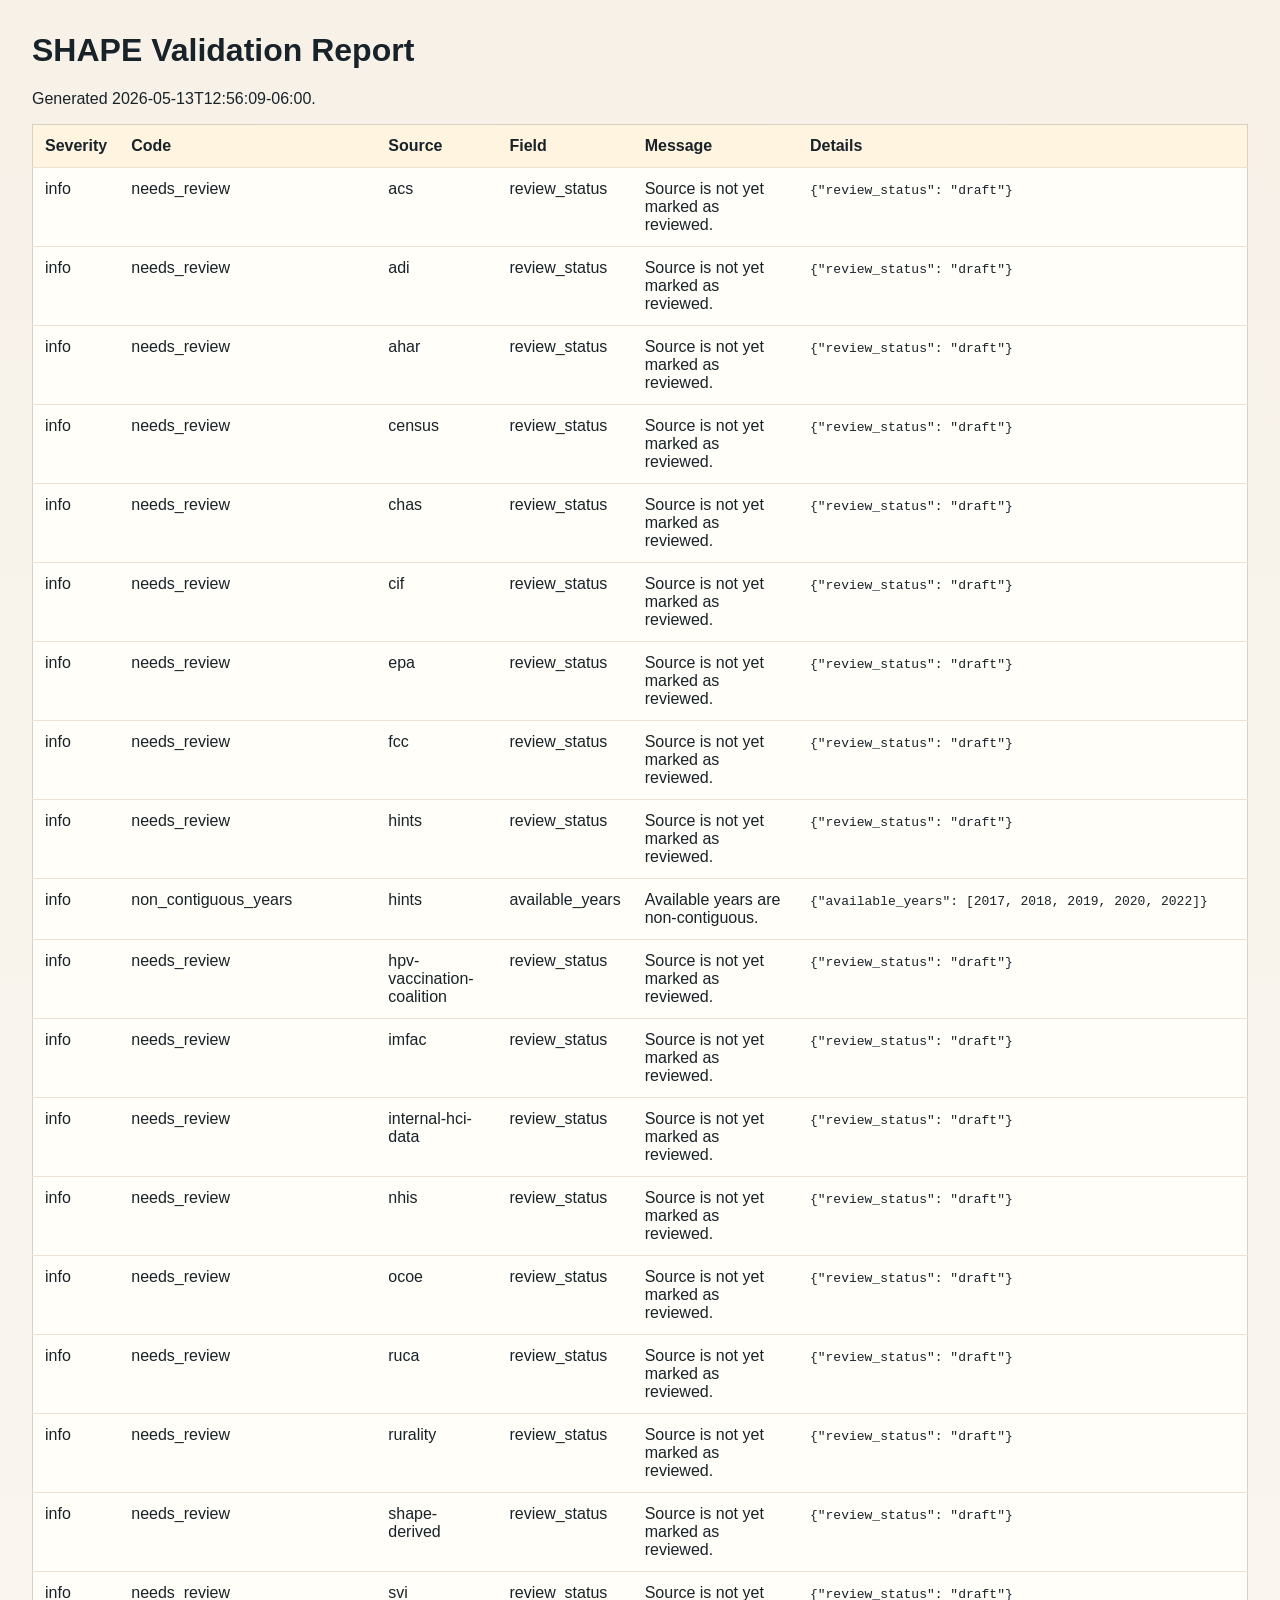
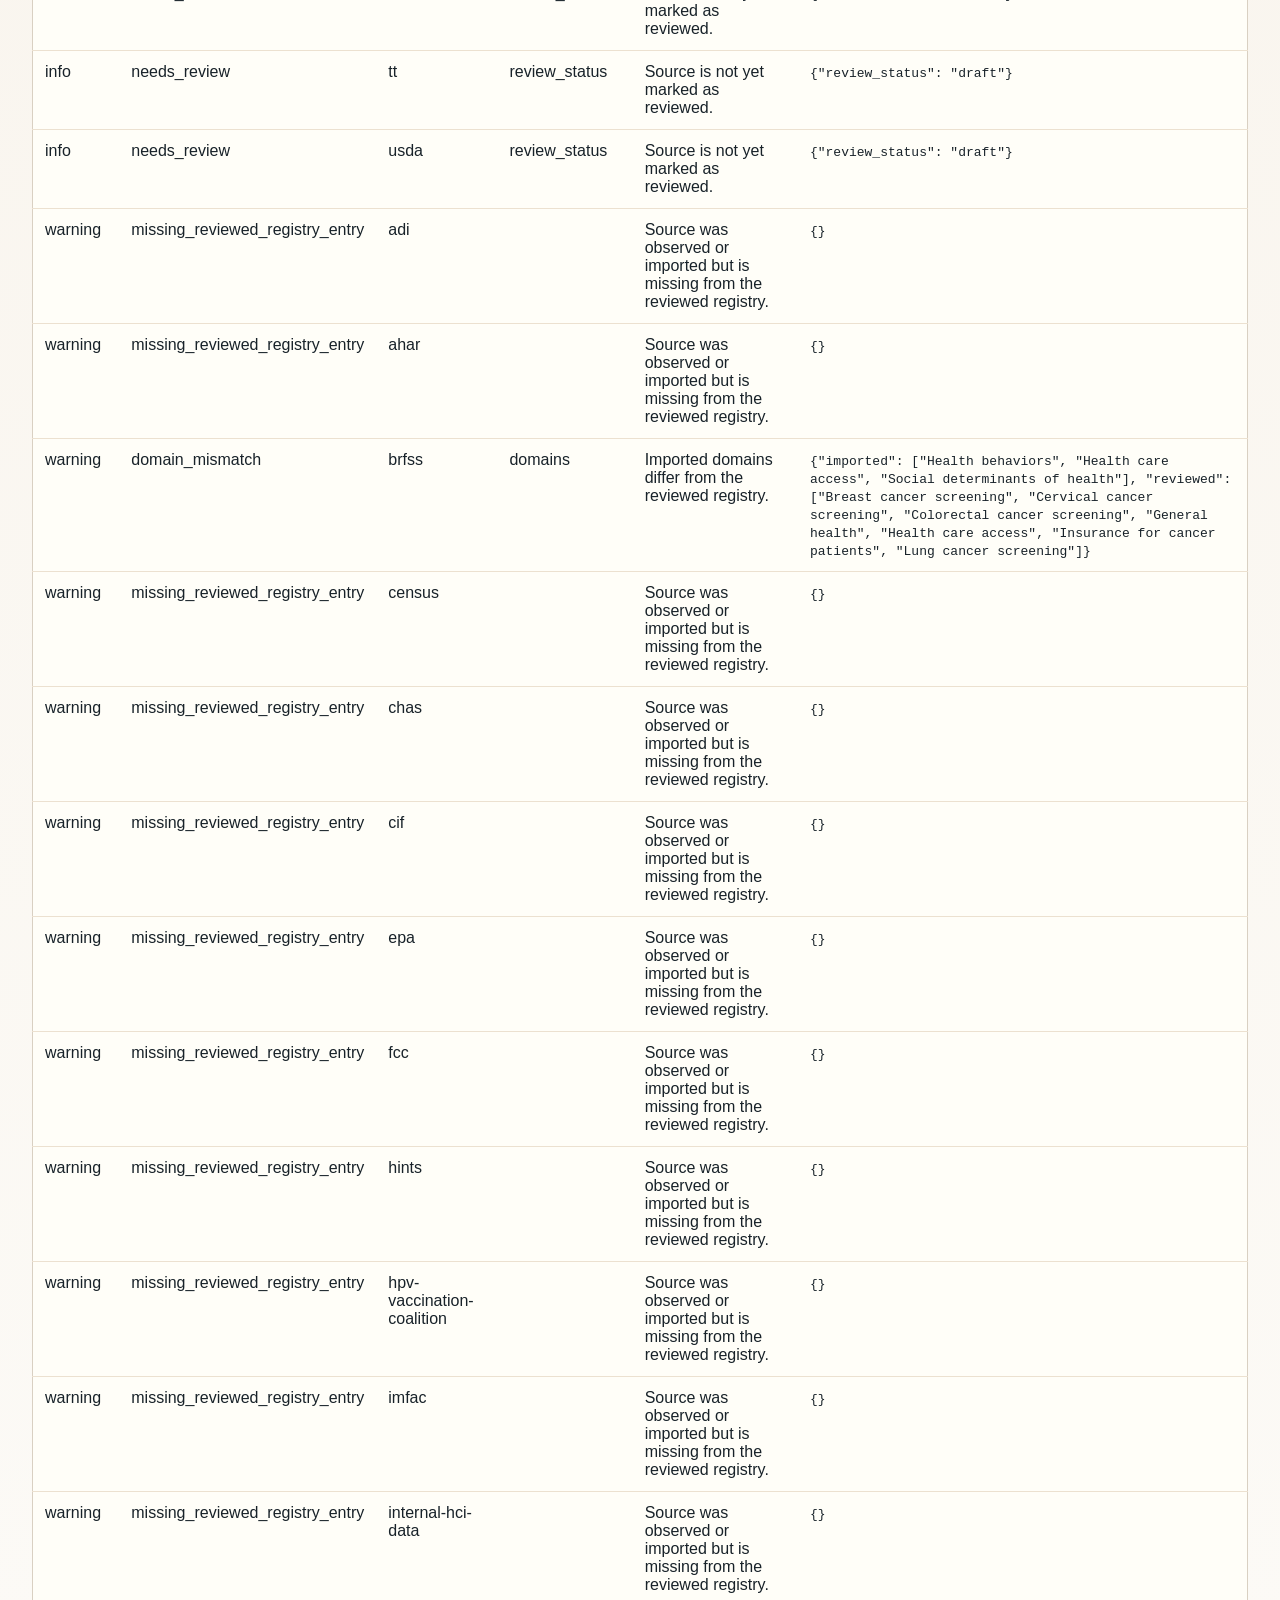
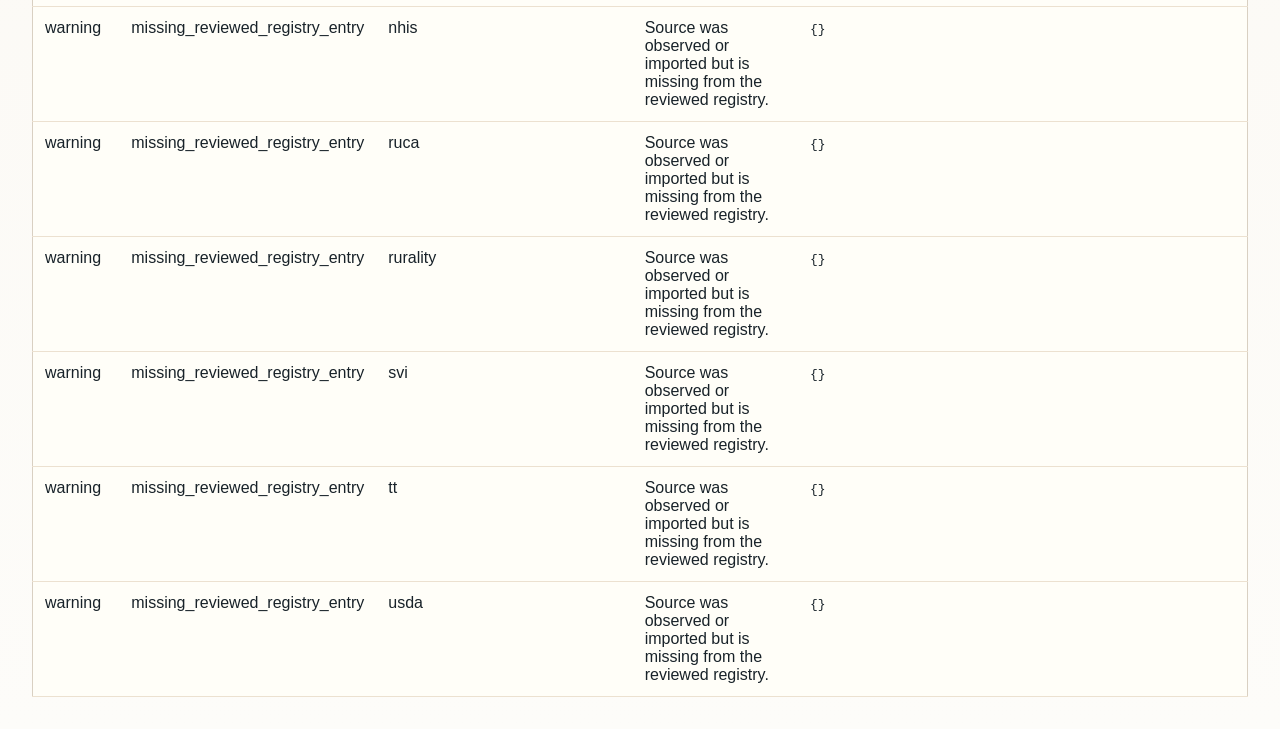
<file: artifacts/validation_report.html>
<!DOCTYPE html>
<html lang="en">
<head>
  <meta charset="utf-8">
  <title>SHAPE Validation Report</title>
  <style>
    body {
      font-family: "Avenir Next", Avenir, "Segoe UI", sans-serif;
      margin: 32px;
      color: #182229;
      background: linear-gradient(180deg, #f7f1e8 0%, #fdfcf9 100%);
    }
    table {
      width: 100%;
      border-collapse: collapse;
      background: #fffef8;
      border: 1px solid #d9d0c2;
    }
    th, td {
      text-align: left;
      padding: 12px;
      border-bottom: 1px solid #ece1d0;
      vertical-align: top;
    }
    th {
      background: #fff4df;
    }
    code {
      white-space: pre-wrap;
    }
  </style>
</head>
<body>
  <h1>SHAPE Validation Report</h1>
  <p>Generated 2026-05-13T12:56:09-06:00.</p>
  <table>
    <thead>
      <tr>
        <th>Severity</th>
        <th>Code</th>
        <th>Source</th>
        <th>Field</th>
        <th>Message</th>
        <th>Details</th>
      </tr>
    </thead>
    <tbody>
      <tr><td>info</td><td>needs_review</td><td>acs</td><td>review_status</td><td>Source is not yet marked as reviewed.</td><td><code>{&quot;review_status&quot;: &quot;draft&quot;}</code></td></tr>
<tr><td>info</td><td>needs_review</td><td>adi</td><td>review_status</td><td>Source is not yet marked as reviewed.</td><td><code>{&quot;review_status&quot;: &quot;draft&quot;}</code></td></tr>
<tr><td>info</td><td>needs_review</td><td>ahar</td><td>review_status</td><td>Source is not yet marked as reviewed.</td><td><code>{&quot;review_status&quot;: &quot;draft&quot;}</code></td></tr>
<tr><td>info</td><td>needs_review</td><td>census</td><td>review_status</td><td>Source is not yet marked as reviewed.</td><td><code>{&quot;review_status&quot;: &quot;draft&quot;}</code></td></tr>
<tr><td>info</td><td>needs_review</td><td>chas</td><td>review_status</td><td>Source is not yet marked as reviewed.</td><td><code>{&quot;review_status&quot;: &quot;draft&quot;}</code></td></tr>
<tr><td>info</td><td>needs_review</td><td>cif</td><td>review_status</td><td>Source is not yet marked as reviewed.</td><td><code>{&quot;review_status&quot;: &quot;draft&quot;}</code></td></tr>
<tr><td>info</td><td>needs_review</td><td>epa</td><td>review_status</td><td>Source is not yet marked as reviewed.</td><td><code>{&quot;review_status&quot;: &quot;draft&quot;}</code></td></tr>
<tr><td>info</td><td>needs_review</td><td>fcc</td><td>review_status</td><td>Source is not yet marked as reviewed.</td><td><code>{&quot;review_status&quot;: &quot;draft&quot;}</code></td></tr>
<tr><td>info</td><td>needs_review</td><td>hints</td><td>review_status</td><td>Source is not yet marked as reviewed.</td><td><code>{&quot;review_status&quot;: &quot;draft&quot;}</code></td></tr>
<tr><td>info</td><td>non_contiguous_years</td><td>hints</td><td>available_years</td><td>Available years are non-contiguous.</td><td><code>{&quot;available_years&quot;: [2017, 2018, 2019, 2020, 2022]}</code></td></tr>
<tr><td>info</td><td>needs_review</td><td>hpv-vaccination-coalition</td><td>review_status</td><td>Source is not yet marked as reviewed.</td><td><code>{&quot;review_status&quot;: &quot;draft&quot;}</code></td></tr>
<tr><td>info</td><td>needs_review</td><td>imfac</td><td>review_status</td><td>Source is not yet marked as reviewed.</td><td><code>{&quot;review_status&quot;: &quot;draft&quot;}</code></td></tr>
<tr><td>info</td><td>needs_review</td><td>internal-hci-data</td><td>review_status</td><td>Source is not yet marked as reviewed.</td><td><code>{&quot;review_status&quot;: &quot;draft&quot;}</code></td></tr>
<tr><td>info</td><td>needs_review</td><td>nhis</td><td>review_status</td><td>Source is not yet marked as reviewed.</td><td><code>{&quot;review_status&quot;: &quot;draft&quot;}</code></td></tr>
<tr><td>info</td><td>needs_review</td><td>ocoe</td><td>review_status</td><td>Source is not yet marked as reviewed.</td><td><code>{&quot;review_status&quot;: &quot;draft&quot;}</code></td></tr>
<tr><td>info</td><td>needs_review</td><td>ruca</td><td>review_status</td><td>Source is not yet marked as reviewed.</td><td><code>{&quot;review_status&quot;: &quot;draft&quot;}</code></td></tr>
<tr><td>info</td><td>needs_review</td><td>rurality</td><td>review_status</td><td>Source is not yet marked as reviewed.</td><td><code>{&quot;review_status&quot;: &quot;draft&quot;}</code></td></tr>
<tr><td>info</td><td>needs_review</td><td>shape-derived</td><td>review_status</td><td>Source is not yet marked as reviewed.</td><td><code>{&quot;review_status&quot;: &quot;draft&quot;}</code></td></tr>
<tr><td>info</td><td>needs_review</td><td>svi</td><td>review_status</td><td>Source is not yet marked as reviewed.</td><td><code>{&quot;review_status&quot;: &quot;draft&quot;}</code></td></tr>
<tr><td>info</td><td>needs_review</td><td>tt</td><td>review_status</td><td>Source is not yet marked as reviewed.</td><td><code>{&quot;review_status&quot;: &quot;draft&quot;}</code></td></tr>
<tr><td>info</td><td>needs_review</td><td>usda</td><td>review_status</td><td>Source is not yet marked as reviewed.</td><td><code>{&quot;review_status&quot;: &quot;draft&quot;}</code></td></tr>
<tr><td>warning</td><td>missing_reviewed_registry_entry</td><td>adi</td><td></td><td>Source was observed or imported but is missing from the reviewed registry.</td><td><code>{}</code></td></tr>
<tr><td>warning</td><td>missing_reviewed_registry_entry</td><td>ahar</td><td></td><td>Source was observed or imported but is missing from the reviewed registry.</td><td><code>{}</code></td></tr>
<tr><td>warning</td><td>domain_mismatch</td><td>brfss</td><td>domains</td><td>Imported domains differ from the reviewed registry.</td><td><code>{&quot;imported&quot;: [&quot;Health behaviors&quot;, &quot;Health care access&quot;, &quot;Social determinants of health&quot;], &quot;reviewed&quot;: [&quot;Breast cancer screening&quot;, &quot;Cervical cancer screening&quot;, &quot;Colorectal cancer screening&quot;, &quot;General health&quot;, &quot;Health care access&quot;, &quot;Insurance for cancer patients&quot;, &quot;Lung cancer screening&quot;]}</code></td></tr>
<tr><td>warning</td><td>missing_reviewed_registry_entry</td><td>census</td><td></td><td>Source was observed or imported but is missing from the reviewed registry.</td><td><code>{}</code></td></tr>
<tr><td>warning</td><td>missing_reviewed_registry_entry</td><td>chas</td><td></td><td>Source was observed or imported but is missing from the reviewed registry.</td><td><code>{}</code></td></tr>
<tr><td>warning</td><td>missing_reviewed_registry_entry</td><td>cif</td><td></td><td>Source was observed or imported but is missing from the reviewed registry.</td><td><code>{}</code></td></tr>
<tr><td>warning</td><td>missing_reviewed_registry_entry</td><td>epa</td><td></td><td>Source was observed or imported but is missing from the reviewed registry.</td><td><code>{}</code></td></tr>
<tr><td>warning</td><td>missing_reviewed_registry_entry</td><td>fcc</td><td></td><td>Source was observed or imported but is missing from the reviewed registry.</td><td><code>{}</code></td></tr>
<tr><td>warning</td><td>missing_reviewed_registry_entry</td><td>hints</td><td></td><td>Source was observed or imported but is missing from the reviewed registry.</td><td><code>{}</code></td></tr>
<tr><td>warning</td><td>missing_reviewed_registry_entry</td><td>hpv-vaccination-coalition</td><td></td><td>Source was observed or imported but is missing from the reviewed registry.</td><td><code>{}</code></td></tr>
<tr><td>warning</td><td>missing_reviewed_registry_entry</td><td>imfac</td><td></td><td>Source was observed or imported but is missing from the reviewed registry.</td><td><code>{}</code></td></tr>
<tr><td>warning</td><td>missing_reviewed_registry_entry</td><td>internal-hci-data</td><td></td><td>Source was observed or imported but is missing from the reviewed registry.</td><td><code>{}</code></td></tr>
<tr><td>warning</td><td>missing_reviewed_registry_entry</td><td>nhis</td><td></td><td>Source was observed or imported but is missing from the reviewed registry.</td><td><code>{}</code></td></tr>
<tr><td>warning</td><td>missing_reviewed_registry_entry</td><td>ruca</td><td></td><td>Source was observed or imported but is missing from the reviewed registry.</td><td><code>{}</code></td></tr>
<tr><td>warning</td><td>missing_reviewed_registry_entry</td><td>rurality</td><td></td><td>Source was observed or imported but is missing from the reviewed registry.</td><td><code>{}</code></td></tr>
<tr><td>warning</td><td>missing_reviewed_registry_entry</td><td>svi</td><td></td><td>Source was observed or imported but is missing from the reviewed registry.</td><td><code>{}</code></td></tr>
<tr><td>warning</td><td>missing_reviewed_registry_entry</td><td>tt</td><td></td><td>Source was observed or imported but is missing from the reviewed registry.</td><td><code>{}</code></td></tr>
<tr><td>warning</td><td>missing_reviewed_registry_entry</td><td>usda</td><td></td><td>Source was observed or imported but is missing from the reviewed registry.</td><td><code>{}</code></td></tr>
    </tbody>
  </table>
</body>
</html>
</file>
<file: site/styles.css>
:root {
  --ink: #172328;
  --muted: #5e6a6a;
  --paper: #f9f6ef;
  --panel: rgba(255, 252, 246, 0.9);
  --line: #d9d0c2;
  --accent: #005f73;
  --accent-soft: #d6eceb;
  --warning: #9c3d1d;
  --warning-soft: #f8dfd2;
  --shadow: 0 18px 40px rgba(58, 49, 35, 0.08);
}

* {
  box-sizing: border-box;
}

body {
  margin: 0;
  color: var(--ink);
  font-family: "Avenir Next", Avenir, "Segoe UI", sans-serif;
  background:
    radial-gradient(circle at top left, rgba(0, 95, 115, 0.16), transparent 26%),
    radial-gradient(circle at top right, rgba(238, 155, 0, 0.12), transparent 18%),
    linear-gradient(180deg, #efe4d1 0%, var(--paper) 38%, #fffdf9 100%);
  min-height: 100vh;
}

.page-shell {
  width: min(1200px, calc(100vw - 32px));
  margin: 0 auto;
  padding: 40px 0 64px;
}

.hero,
.controls,
.summary-strip,
.table-shell {
  background: var(--panel);
  border: 1px solid rgba(217, 208, 194, 0.8);
  border-radius: 24px;
  box-shadow: var(--shadow);
  backdrop-filter: blur(10px);
}

.hero {
  padding: 32px;
}

.eyebrow {
  text-transform: uppercase;
  letter-spacing: 0.18em;
  font-size: 0.78rem;
  color: var(--accent);
  margin: 0 0 12px;
}

.hero h1 {
  margin: 0;
  max-width: 20ch;
  font-size: clamp(2.4rem, 5vw, 4.4rem);
  line-height: 0.95;
}

.hero-copy {
  max-width: 64ch;
  color: var(--muted);
  font-size: 1.05rem;
  line-height: 1.6;
}

.hero-stats {
  display: grid;
  grid-template-columns: repeat(auto-fit, minmax(160px, 1fr));
  gap: 12px;
  margin-top: 24px;
}

.hero-stats div {
  padding: 16px;
  background: rgba(255, 255, 255, 0.55);
  border-radius: 16px;
  border: 1px solid rgba(217, 208, 194, 0.7);
}

.hero-stats dt {
  color: var(--muted);
  font-size: 0.82rem;
  text-transform: uppercase;
  letter-spacing: 0.08em;
}

.hero-stats dd {
  margin: 8px 0 0;
  font-size: 1.6rem;
  font-weight: 700;
}

.stamp {
  margin-top: 20px;
  color: var(--muted);
}

.controls {
  margin-top: 20px;
  padding: 20px 24px;
  display: grid;
  gap: 14px;
  position: relative;
  z-index: 2;
}

.controls-top,
.search-row {
  display: flex;
  align-items: end;
  justify-content: space-between;
  gap: 16px;
  flex-wrap: wrap;
}

.control-heading {
  display: flex;
  flex-direction: column;
  gap: 6px;
}

.control-heading label {
  display: block;
  font-weight: 600;
}

.control-group {
  min-width: 0;
  flex: 1 1 460px;
}

.control-group input {
  width: 100%;
  padding: 14px 16px;
  border-radius: 14px;
  border: 1px solid var(--line);
  background: rgba(255, 255, 255, 0.88);
  font: inherit;
}

.results-meta {
  margin: 0;
  color: var(--muted);
  font-size: 0.94rem;
  line-height: 1.4;
}

.toolbar-actions {
  display: flex;
  align-items: center;
  gap: 10px;
}

.view-switcher {
  display: flex;
  flex-direction: column;
  align-items: flex-end;
  gap: 8px;
}

.view-label {
  margin: 0;
  color: var(--muted);
  font-size: 0.78rem;
  font-weight: 600;
  letter-spacing: 0.14em;
  text-transform: uppercase;
}

.view-toggle {
  display: inline-flex;
  gap: 8px;
}

.view-toggle button,
.chip,
.filter-drawer summary {
  border: 1px solid var(--line);
  border-radius: 999px;
  background: rgba(255, 255, 255, 0.8);
  color: var(--ink);
  padding: 10px 14px;
  font: inherit;
  cursor: pointer;
}

.filter-drawer {
  position: relative;
}

.filter-drawer--inline summary {
  min-height: 48px;
  padding-inline: 16px;
  background: rgba(214, 236, 235, 0.45);
  border-color: rgba(0, 95, 115, 0.14);
}

.filter-drawer summary {
  list-style: none;
  display: inline-flex;
  align-items: center;
  gap: 10px;
}

.filter-drawer summary::-webkit-details-marker {
  display: none;
}

.filter-drawer[open] summary {
  background: var(--accent-soft);
  border-color: rgba(0, 95, 115, 0.16);
  color: var(--accent);
}

.filter-count {
  min-width: 1.5rem;
  padding: 2px 8px;
  border-radius: 999px;
  background: var(--accent);
  color: #fff;
  font-size: 0.8rem;
  text-align: center;
}

.filter-drawer__panel {
  position: absolute;
  top: calc(100% + 14px);
  right: 0;
  width: min(540px, calc(100vw - 56px));
  max-height: min(70vh, 720px);
  overflow: auto;
  padding: 20px;
  background: rgba(255, 252, 246, 0.96);
  border: 1px solid rgba(217, 208, 194, 0.9);
  border-radius: 24px;
  box-shadow: var(--shadow);
  backdrop-filter: blur(12px);
  z-index: 10;
}

.filter-drawer__header {
  display: flex;
  align-items: flex-start;
  justify-content: space-between;
  gap: 12px;
}

.filter-drawer__header h2 {
  margin: 4px 0 0;
  font-size: 1.18rem;
}

.filter-summary {
  margin: 12px 0 18px;
  color: var(--muted);
  line-height: 1.6;
}

.text-button {
  padding: 0;
  border: 0;
  background: none;
  color: var(--accent);
  font: inherit;
  font-weight: 600;
  cursor: pointer;
}

.text-button:disabled {
  color: var(--line);
  cursor: default;
}

.view-toggle button.is-active,
.chip.is-active {
  background: var(--accent);
  color: #fff;
  border-color: var(--accent);
}

.filters {
  display: grid;
  grid-template-columns: repeat(2, minmax(0, 1fr));
  gap: 14px;
}

.filter-section {
  padding: 14px;
  background: rgba(255, 255, 255, 0.72);
  border: 1px solid rgba(217, 208, 194, 0.72);
  border-radius: 18px;
}

.filter-section h2 {
  margin: 0 0 12px;
  font-size: 1rem;
}

.chip-row {
  display: flex;
  flex-wrap: wrap;
  gap: 8px;
}

.chip {
  padding: 8px 12px;
  font-size: 0.95rem;
}

.summary-strip {
  margin-top: 20px;
  padding: 18px 24px;
  color: var(--warning);
  background: linear-gradient(90deg, rgba(248, 223, 210, 0.9), rgba(255, 247, 235, 0.9));
}

.summary-strip.hidden {
  display: none;
}

.card-grid {
  display: grid;
  grid-template-columns: repeat(auto-fit, minmax(300px, 1fr));
  gap: 18px;
  margin-top: 24px;
}

.card {
  padding: 24px;
  background: rgba(255, 255, 255, 0.78);
  border-radius: 22px;
  border: 1px solid rgba(217, 208, 194, 0.9);
  box-shadow: var(--shadow);
}

.card h2 {
  margin: 0;
  font-size: 1.4rem;
}

.card p {
  line-height: 1.6;
}

.card-description {
  margin: 12px 0 0;
}

.card-description.is-collapsed {
  display: -webkit-box;
  -webkit-box-orient: vertical;
  -webkit-line-clamp: 4;
  overflow: hidden;
}

.card-description-toggle {
  margin-top: 8px;
  margin-bottom: 20px;
}

.badge-row,
.meta-list,
.provenance-list {
  display: flex;
  flex-wrap: wrap;
  gap: 8px;
}

.badge,
.meta-pill,
.provenance-pill {
  border-radius: 999px;
  padding: 8px 12px;
  font-size: 0.92rem;
}

.badge {
  background: var(--accent-soft);
  color: var(--accent);
}

.meta-pill {
  background: rgba(238, 155, 0, 0.12);
}

.provenance-pill {
  background: rgba(23, 35, 40, 0.06);
  color: var(--muted);
}

.section-label {
  margin: 18px 0 10px;
  font-size: 0.84rem;
  text-transform: uppercase;
  letter-spacing: 0.12em;
  color: var(--muted);
}

.card ul {
  margin: 0;
  padding-left: 18px;
  line-height: 1.6;
}

.detail-stack {
  display: grid;
  gap: 14px;
}

.details-meta {
  margin: 0;
  color: var(--muted);
  font-size: 0.92rem;
}

.card-details {
  margin-top: 18px;
  padding-top: 18px;
  border-top: 1px solid rgba(217, 208, 194, 0.85);
}

.card-details summary {
  display: flex;
  align-items: baseline;
  justify-content: space-between;
  gap: 12px;
  cursor: pointer;
  font-weight: 600;
  list-style: none;
}

.card-details summary::-webkit-details-marker {
  display: none;
}

.card-details[open] summary {
  margin-bottom: 14px;
}

.card-details__body {
  display: grid;
  gap: 16px;
}

.table-shell {
  margin-top: 24px;
  position: relative;
  z-index: 1;
  overflow-x: auto;
}

table {
  width: 100%;
  border-collapse: collapse;
}

th,
td {
  padding: 14px 12px;
  border-bottom: 1px solid rgba(217, 208, 194, 0.75);
  text-align: left;
  vertical-align: top;
}

th {
  background: rgba(255, 244, 223, 0.72);
}

.hidden {
  display: none;
}

.empty-state {
  padding: 28px;
  border-radius: 20px;
  background: rgba(255, 255, 255, 0.62);
  border: 1px dashed var(--line);
  color: var(--muted);
}

@media (max-width: 720px) {
  .page-shell {
    width: min(100vw - 20px, 1200px);
    padding-top: 20px;
  }

  .hero,
  .controls,
  .summary-strip,
  .card {
    border-radius: 20px;
  }

  .controls {
    align-items: stretch;
  }

  .controls-top,
  .search-row {
    align-items: stretch;
  }

  .results-meta {
    text-align: left;
  }

  .view-switcher {
    align-items: flex-start;
  }

  .toolbar-actions {
    width: 100%;
  }

  .filter-drawer,
  .filter-drawer summary {
    width: 100%;
  }

  .filter-drawer summary {
    justify-content: space-between;
  }

  .filter-drawer__panel {
    left: 0;
    right: auto;
    width: min(100%, calc(100vw - 40px));
  }

  .filters {
    grid-template-columns: 1fr;
  }
}
</file>
